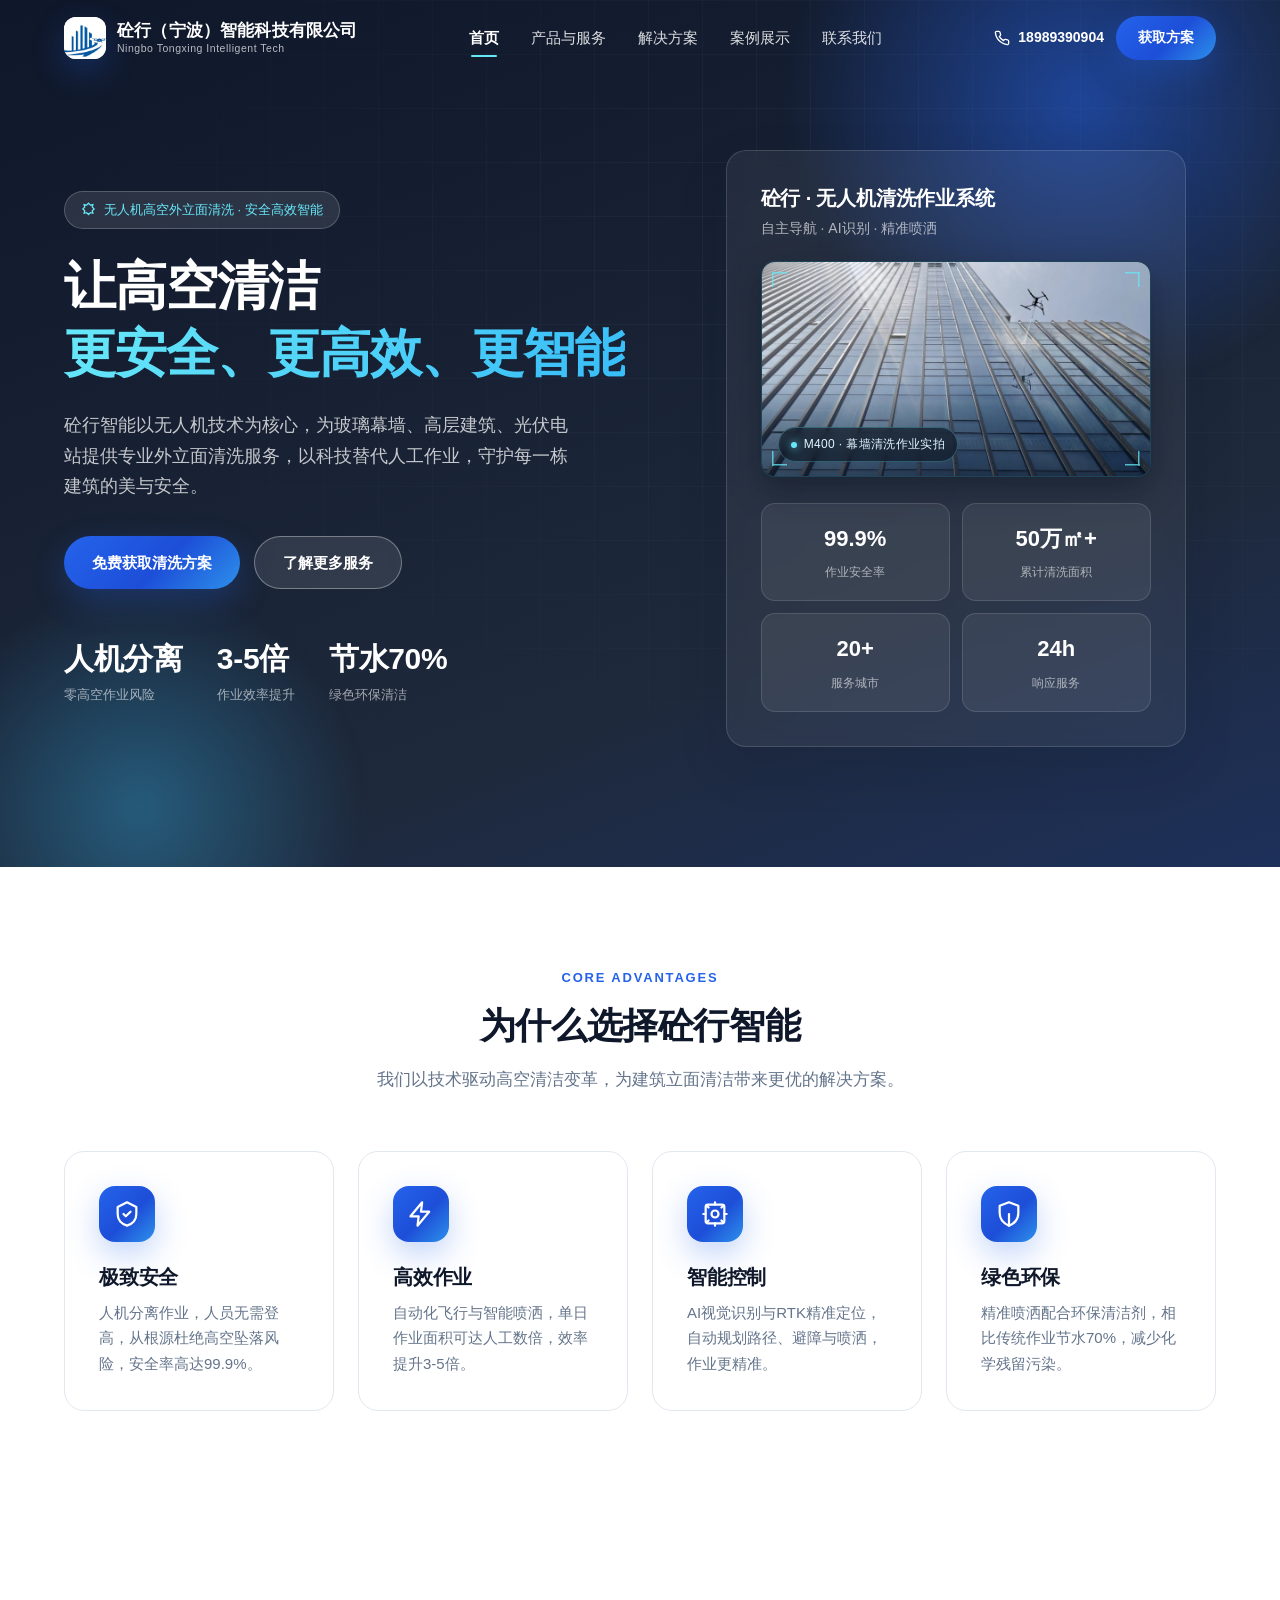
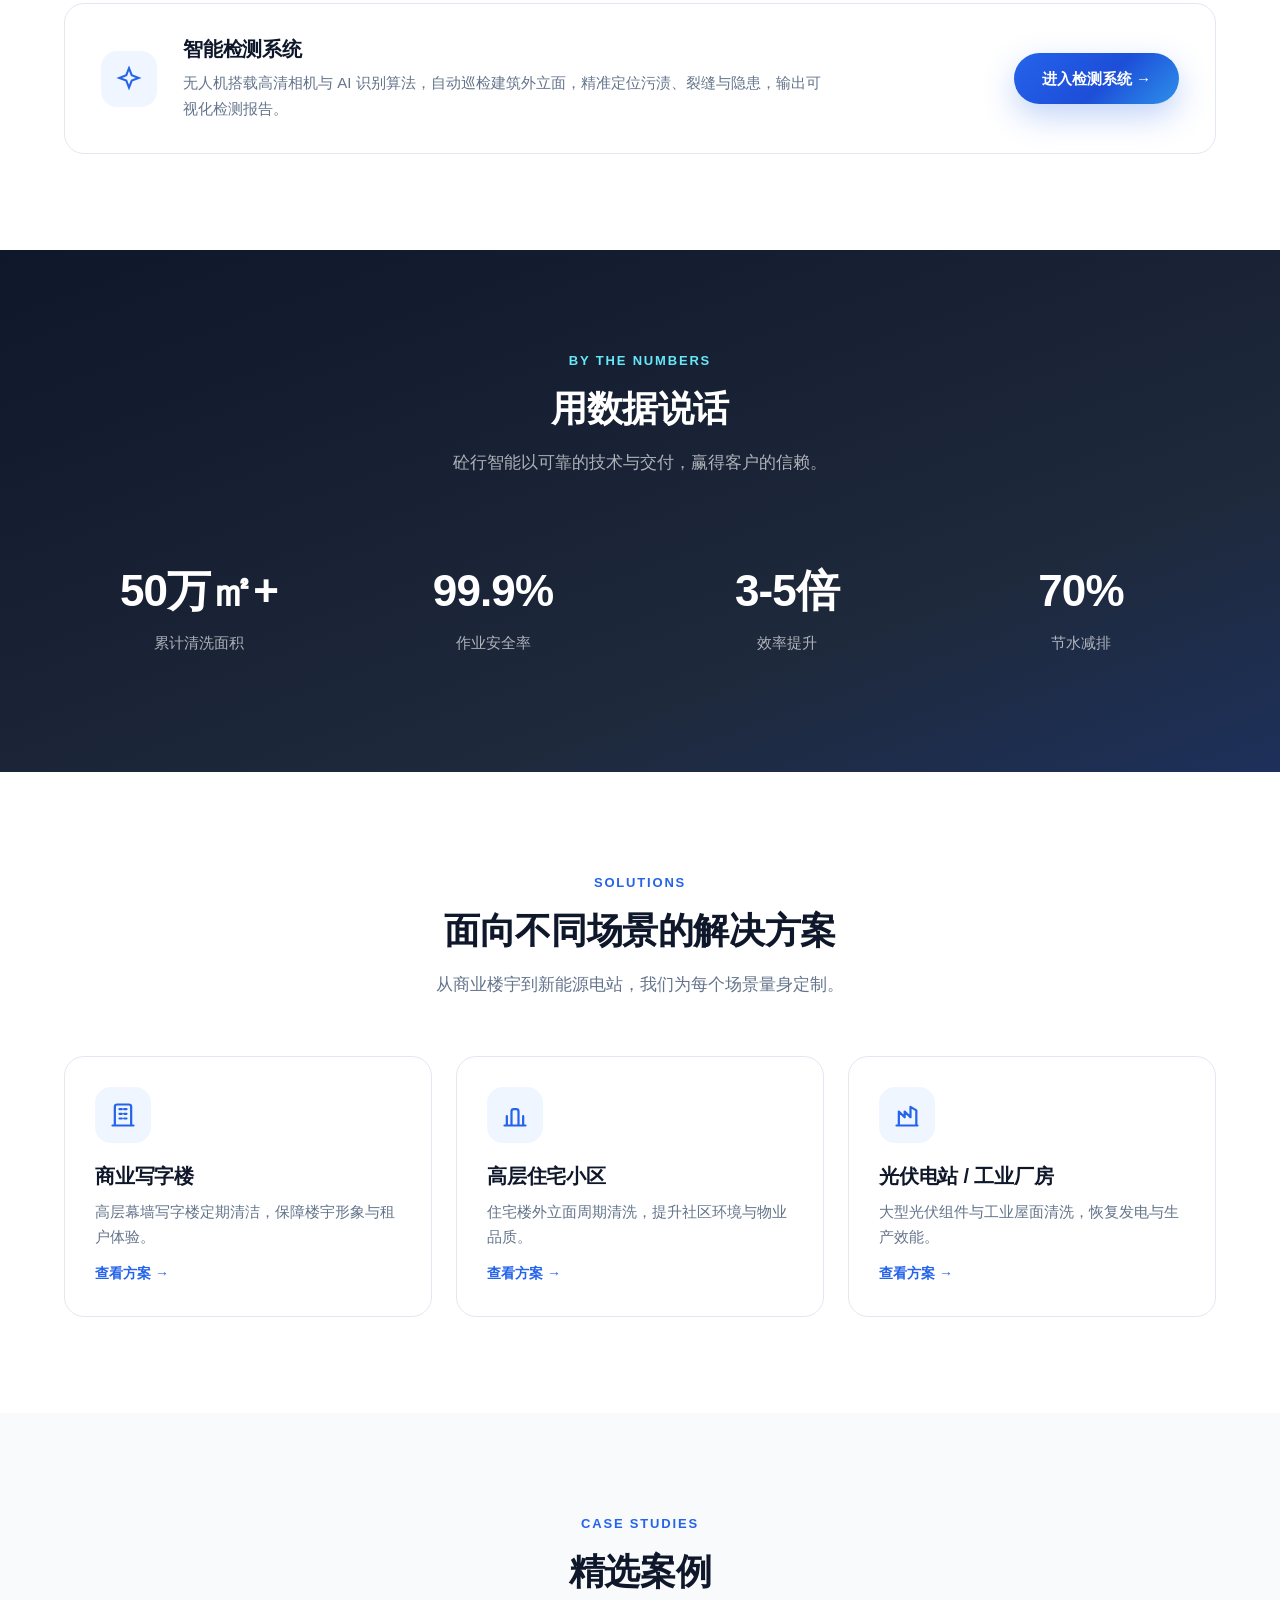
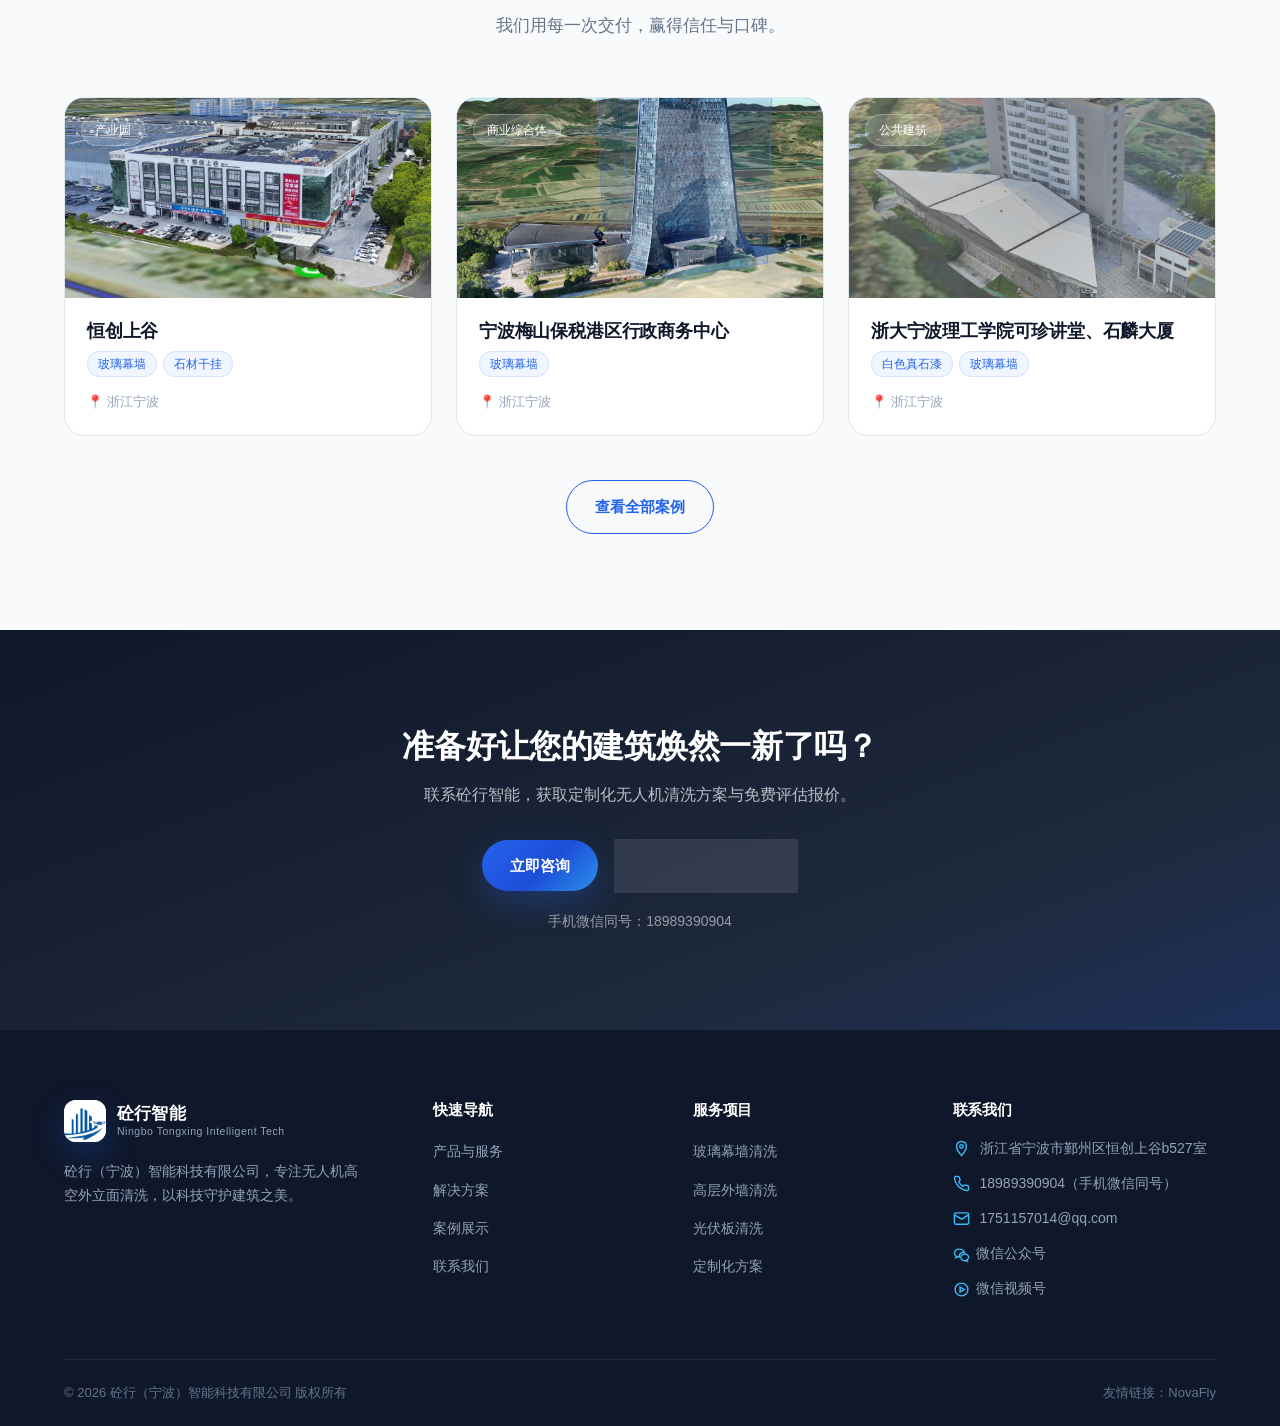
<file: index.html>
<!DOCTYPE html>
<html lang="zh-CN">
<head>
  <meta charset="UTF-8">
  <meta name="viewport" content="width=device-width, initial-scale=1.0">
  <title>砼行（宁波）智能科技有限公司 — 无人机外立面清洗专家</title>
  <meta name="description" content="砼行（宁波）智能科技有限公司专注于无人机高空外立面清洗，为玻璃幕墙、高层建筑、光伏电站提供安全、高效、智能的清洗解决方案。">
  <link rel="icon" type="image/png" href="favicon.png">
  <link rel="stylesheet" href="css/style.css">
</head>
<body>

  <!-- ======================= 顶部导航 ======================= -->
  <header class="site-header">
    <div class="container">
      <a href="index.html" class="logo">
        <span class="logo-mark" style="background:#fff;"><img src="images/logo.jpg" alt="砼行智能" style="width:100%;height:100%;object-fit:cover;border-radius:12px;"></span>
        <span class="logo-text">
          <strong>砼行（宁波）智能科技有限公司</strong>
          <small>Ningbo Tongxing Intelligent Tech</small>
        </span>
      </a>

      <nav class="nav">
        <a href="index.html" class="active">首页</a>
        <a href="services.html">产品与服务</a>
        <a href="solutions.html">解决方案</a>
        <a href="cases.html">案例展示</a>
        <a href="contact.html">联系我们</a>
      </nav>

      <div class="header-actions">
        <a href="tel:18989390904" class="header-tel">
          <svg viewBox="0 0 24 24" fill="none" stroke="currentColor" stroke-width="2"><path d="M22 16.9v3a2 2 0 0 1-2.2 2 19.8 19.8 0 0 1-8.6-3.1 19.5 19.5 0 0 1-6-6A19.8 19.8 0 0 1 2.1 4.2 2 2 0 0 1 4.1 2h3a2 2 0 0 1 2 1.7c.13.96.36 1.9.7 2.8a2 2 0 0 1-.45 2.1L8.1 9.9a16 16 0 0 0 6 6l1.3-1.27a2 2 0 0 1 2.1-.45c.9.34 1.84.57 2.8.7A2 2 0 0 1 22 16.9z"/></svg>
          18989390904
        </a>
        <a href="contact.html" class="btn btn-primary header-cta">获取方案</a>
      </div>

      <button class="nav-toggle" aria-label="菜单">
        <span></span><span></span><span></span>
      </button>
    </div>
  </header>

  <!-- 移动端菜单 -->
  <div class="mobile-menu">
    <a href="index.html" class="active">首页</a>
    <a href="services.html">产品与服务</a>
    <a href="solutions.html">解决方案</a>
    <a href="cases.html">案例展示</a>
    <a href="contact.html">联系我们</a>
    <a href="contact.html" class="btn btn-primary mobile-cta">获取方案</a>
  </div>

  <!-- ======================= Hero ======================= -->
  <section class="hero">
    <div class="hero-bg-grid"></div>
    <div class="hero-glow"></div>
    <div class="hero-glow g2"></div>
    <div class="container">
      <div class="hero-content">
        <span class="hero-badge">
          <svg width="15" height="15" viewBox="0 0 24 24" fill="none" stroke="currentColor" stroke-width="2"><path d="M12 2l3 3 4-1-1 4 3 3-3 3 1 4-4-1-3 3-3-3-4 1 1-4-3-3 3-3-1-4 4 1z"/></svg>
          无人机高空外立面清洗 · 安全高效智能
        </span>
        <h1>让高空清洁<br><span class="hl">更安全、更高效、更智能</span></h1>
        <p class="hero-sub">砼行智能以无人机技术为核心，为玻璃幕墙、高层建筑、光伏电站提供专业外立面清洗服务，以科技替代人工作业，守护每一栋建筑的美与安全。</p>
        <div class="hero-cta">
          <a href="contact.html" class="btn btn-primary">免费获取清洗方案</a>
          <a href="services.html" class="btn btn-ghost">了解更多服务</a>
        </div>
        <div class="hero-points">
          <div class="hero-point"><b>人机分离</b><span>零高空作业风险</span></div>
          <div class="hero-point"><b>3-5倍</b><span>作业效率提升</span></div>
          <div class="hero-point"><b>节水70%</b><span>绿色环保清洁</span></div>
        </div>
      </div>

      <div class="hero-visual">
        <div class="hero-card">
          <h3>砼行 · 无人机清洗作业系统</h3>
          <p>自主导航 · AI识别 · 精准喷洒</p>
          <div class="hero-media">
            <img src="images/hero-drone.jpg" alt="砼行智能无人机在玻璃幕墙前执行高空清洗作业">
            <span class="hero-media-tag"><i></i>M400 · 幕墙清洗作业实拍</span>
          </div>
          <div class="hero-stats">
            <div class="hero-stat"><b>99.9%</b><span>作业安全率</span></div>
            <div class="hero-stat"><b>50万㎡+</b><span>累计清洗面积</span></div>
            <div class="hero-stat"><b>20+</b><span>服务城市</span></div>
            <div class="hero-stat"><b>24h</b><span>响应服务</span></div>
          </div>
        </div>
      </div>
    </div>
  </section>

  <!-- ======================= 核心优势 ======================= -->
  <section class="section">
    <div class="container">
      <div class="section-head reveal">
        <span class="section-eyebrow">Core Advantages</span>
        <h2>为什么选择砼行智能</h2>
        <p>我们以技术驱动高空清洁变革，为建筑立面清洁带来更优的解决方案。</p>
      </div>
      <div class="grid grid-4">
        <div class="card feature-card reveal">
          <div class="icon-badge gradient">
            <svg viewBox="0 0 24 24" fill="none" stroke="currentColor" stroke-width="1.9" stroke-linecap="round" stroke-linejoin="round"><path d="M12 2l8 4v6c0 5-3.5 8.5-8 10-4.5-1.5-8-5-8-10V6z"/><path d="M9 12l2 2 4-4"/></svg>
          </div>
          <h3>极致安全</h3>
          <p>人机分离作业，人员无需登高，从根源杜绝高空坠落风险，安全率高达99.9%。</p>
        </div>
        <div class="card feature-card reveal" data-delay="1">
          <div class="icon-badge gradient">
            <svg viewBox="0 0 24 24" fill="none" stroke="currentColor" stroke-width="1.9" stroke-linecap="round" stroke-linejoin="round"><path d="M13 2L3 14h7l-1 8 10-12h-7z"/></svg>
          </div>
          <h3>高效作业</h3>
          <p>自动化飞行与智能喷洒，单日作业面积可达人工数倍，效率提升3-5倍。</p>
        </div>
        <div class="card feature-card reveal" data-delay="2">
          <div class="icon-badge gradient">
            <svg viewBox="0 0 24 24" fill="none" stroke="currentColor" stroke-width="1.9" stroke-linecap="round" stroke-linejoin="round"><rect x="4" y="4" width="16" height="16" rx="2"/><circle cx="12" cy="12" r="3"/><path d="M12 2v2M12 20v2M2 12h2M20 12h2M5 5l1.5 1.5M19 19l-1.5-1.5M19 5l-1.5 1.5M5 19l1.5-1.5"/></svg>
          </div>
          <h3>智能控制</h3>
          <p>AI视觉识别与RTK精准定位，自动规划路径、避障与喷洒，作业更精准。</p>
        </div>
        <div class="card feature-card reveal" data-delay="3">
          <div class="icon-badge gradient">
            <svg viewBox="0 0 24 24" fill="none" stroke="currentColor" stroke-width="1.9" stroke-linecap="round" stroke-linejoin="round"><path d="M12 22c5-2 8-6 8-11V5l-8-3-8 3v6c0 5 3 9 8 11z"/><path d="M12 22V12"/></svg>
          </div>
          <h3>绿色环保</h3>
          <p>精准喷洒配合环保清洁剂，相比传统作业节水70%，减少化学残留污染。</p>
        </div>
      </div>
    </div>
  </section>

  <!-- ======================= 智能检测系统 ======================= -->
  <section class="section">
    <div class="container">
      <div class="card tech-card reveal">
        <div class="icon-badge">
          <svg viewBox="0 0 24 24" fill="none" stroke="currentColor" stroke-width="1.9"><path d="M12 2l2.5 6.5L21 11l-6.5 2.5L12 20l-2.5-6.5L3 11l6.5-2.5z"/></svg>
        </div>
        <div class="tech-card-body">
          <h3>智能检测系统</h3>
          <p>无人机搭载高清相机与 AI 识别算法，自动巡检建筑外立面，精准定位污渍、裂缝与隐患，输出可视化检测报告。</p>
        </div>
        <a href="http://106.15.55.206:9090/login" target="_blank" rel="noopener" class="btn btn-primary tech-card-btn">进入检测系统 →</a>
      </div>
    </div>
  </section>

  <!-- ======================= 数据统计 ======================= -->
  <section class="section section-dark">
    <div class="container">
      <div class="section-head reveal">
        <span class="section-eyebrow">By The Numbers</span>
        <h2>用数据说话</h2>
        <p>砼行智能以可靠的技术与交付，赢得客户的信赖。</p>
      </div>
      <div class="stats-band reveal">
        <div class="stat-item"><b>50万㎡+</b><span>累计清洗面积</span></div>
        <div class="stat-item"><b>99.9%</b><span>作业安全率</span></div>
        <div class="stat-item"><b>3-5倍</b><span>效率提升</span></div>
        <div class="stat-item"><b>70%</b><span>节水减排</span></div>
      </div>
    </div>
  </section>

  <!-- ======================= 解决方案概览 ======================= -->
  <section class="section">
    <div class="container">
      <div class="section-head reveal">
        <span class="section-eyebrow">Solutions</span>
        <h2>面向不同场景的解决方案</h2>
        <p>从商业楼宇到新能源电站，我们为每个场景量身定制。</p>
      </div>
      <div class="grid grid-3">
        <div class="card reveal">
          <div class="icon-badge">
            <svg viewBox="0 0 24 24" fill="none" stroke="currentColor" stroke-width="1.9" stroke-linecap="round" stroke-linejoin="round"><path d="M3 21h18M5 21V5a2 2 0 0 1 2-2h10a2 2 0 0 1 2 2v16"/><path d="M9 7h2M13 7h2M9 11h2M13 11h2M9 15h2M13 15h2"/></svg>
          </div>
          <h3>商业写字楼</h3>
          <p>高层幕墙写字楼定期清洁，保障楼宇形象与租户体验。</p>
          <a href="solutions.html" class="news-more" style="display:inline-block;margin-top:12px;">查看方案 →</a>
        </div>
        <div class="card reveal" data-delay="1">
          <div class="icon-badge">
            <svg viewBox="0 0 24 24" fill="none" stroke="currentColor" stroke-width="1.9" stroke-linecap="round" stroke-linejoin="round"><path d="M3 21h18M5 21v-8m14 8v-8M9 21V9a2 2 0 0 1 2-2h2a2 2 0 0 1 2 2v12"/></svg>
          </div>
          <h3>高层住宅小区</h3>
          <p>住宅楼外立面周期清洗，提升社区环境与物业品质。</p>
          <a href="solutions.html" class="news-more" style="display:inline-block;margin-top:12px;">查看方案 →</a>
        </div>
        <div class="card reveal" data-delay="2">
          <div class="icon-badge">
            <svg viewBox="0 0 24 24" fill="none" stroke="currentColor" stroke-width="1.9" stroke-linecap="round" stroke-linejoin="round"><path d="M3 21h18M5 21V9l5 5V9l5 5V5l5 3v13"/></svg>
          </div>
          <h3>光伏电站 / 工业厂房</h3>
          <p>大型光伏组件与工业屋面清洗，恢复发电与生产效能。</p>
          <a href="solutions.html" class="news-more" style="display:inline-block;margin-top:12px;">查看方案 →</a>
        </div>
      </div>
    </div>
  </section>

  <!-- ======================= 精选案例 ======================= -->
  <section class="section section-alt">
    <div class="container">
      <div class="section-head reveal">
        <span class="section-eyebrow">Case Studies</span>
        <h2>精选案例</h2>
        <p>我们用每一次交付，赢得信任与口碑。</p>
      </div>
      <div class="grid grid-3">
        <a href="cases.html" class="case-card reveal">
          <div class="case-media">
            <img src="images/project-01.jpg" alt="恒创上谷外立面清洗">
            <span class="case-type">产业园</span>
          </div>
          <div class="case-body">
            <h3>恒创上谷</h3>
            <div class="case-tags"><span>玻璃幕墙</span><span>石材干挂</span></div>
            <div class="case-meta">
              <span>📍 浙江宁波</span>
            </div>
          </div>
        </a>
        <a href="cases.html" class="case-card reveal" data-delay="1">
          <div class="case-media">
            <img src="images/project-03.jpg" alt="宁波梅山保税港区行政商务中心外立面清洗">
            <span class="case-type">商业综合体</span>
          </div>
          <div class="case-body">
            <h3>宁波梅山保税港区行政商务中心</h3>
            <div class="case-tags"><span>玻璃幕墙</span></div>
            <div class="case-meta">
              <span>📍 浙江宁波</span>
            </div>
          </div>
        </a>
        <a href="cases.html" class="case-card reveal" data-delay="2">
          <div class="case-media">
            <img src="images/project-10.jpg" alt="浙大宁波理工学院可珍讲堂、石麟大厦外立面清洗">
            <span class="case-type">公共建筑</span>
          </div>
          <div class="case-body">
            <h3>浙大宁波理工学院可珍讲堂、石麟大厦</h3>
            <div class="case-tags"><span>白色真石漆</span><span>玻璃幕墙</span></div>
            <div class="case-meta">
              <span>📍 浙江宁波</span>
            </div>
          </div>
        </a>
      </div>
      <div style="text-align:center;margin-top:44px;" class="reveal">
        <a href="cases.html" class="btn btn-outline">查看全部案例</a>
      </div>
    </div>
  </section>

  <!-- ======================= CTA ======================= -->
  <section class="section section-dark">
    <div class="container" style="text-align:center;">
      <h2 style="color:#fff;font-size:32px;margin-bottom:14px;">准备好让您的建筑焕然一新了吗？</h2>
      <p style="color:rgba(255,255,255,.7);max-width:560px;margin:0 auto 30px;">联系砼行智能，获取定制化无人机清洗方案与免费评估报价。</p>
      <a href="contact.html" class="btn btn-primary">立即咨询</a>
      <a href="tel:18989390904" class="btn btn-ghost" style="margin-left:12px;">拨打 18989390904</a>
      <p style="color:rgba(255,255,255,.55);font-size:14px;margin-top:18px;">手机微信同号：18989390904</p>
    </div>
  </section>

  <!-- ======================= 页脚 ======================= -->
  <footer class="site-footer">
    <div class="container">
      <div class="footer-top">
        <div class="footer-brand">
          <a href="index.html" class="logo">
            <span class="logo-mark" style="background:#fff;"><img src="images/logo.jpg" alt="砼行智能" style="width:100%;height:100%;object-fit:cover;border-radius:12px;"></span>
            <span class="logo-text"><strong>砼行智能</strong><small>Ningbo Tongxing Intelligent Tech</small></span>
          </a>
          <p>砼行（宁波）智能科技有限公司，专注无人机高空外立面清洗，以科技守护建筑之美。</p>
        </div>
        <div class="footer-col">
          <h4>快速导航</h4>
          <ul>
            <li><a href="services.html">产品与服务</a></li>
            <li><a href="solutions.html">解决方案</a></li>
            <li><a href="cases.html">案例展示</a></li>
            <li><a href="contact.html">联系我们</a></li>
          </ul>
        </div>
        <div class="footer-col">
          <h4>服务项目</h4>
          <ul>
            <li><a href="services.html">玻璃幕墙清洗</a></li>
            <li><a href="services.html">高层外墙清洗</a></li>
            <li><a href="services.html">光伏板清洗</a></li>
            <li><a href="services.html">定制化方案</a></li>
          </ul>
        </div>
        <div class="footer-col">
          <h4>联系我们</h4>
          <ul class="footer-contact">
            <li><svg viewBox="0 0 24 24" fill="none" stroke="currentColor" stroke-width="2"><path d="M12 2a7 7 0 0 0-7 7c0 5 7 13 7 13s7-8 7-13a7 7 0 0 0-7-7z"/><circle cx="12" cy="9" r="2.5"/></svg>浙江省宁波市鄞州区恒创上谷b527室</li>
            <li><svg viewBox="0 0 24 24" fill="none" stroke="currentColor" stroke-width="2"><path d="M22 16.9v3a2 2 0 0 1-2.2 2 19.8 19.8 0 0 1-8.6-3.1 19.5 19.5 0 0 1-6-6A19.8 19.8 0 0 1 2.1 4.2 2 2 0 0 1 4.1 2h3a2 2 0 0 1 2 1.7c.13.96.36 1.9.7 2.8a2 2 0 0 1-.45 2.1L8.1 9.9a16 16 0 0 0 6 6l1.3-1.27a2 2 0 0 1 2.1-.45c.9.34 1.84.57 2.8.7A2 2 0 0 1 22 16.9z"/></svg>18989390904（手机微信同号）</li>
            <li><svg viewBox="0 0 24 24" fill="none" stroke="currentColor" stroke-width="2"><rect x="2" y="4" width="20" height="16" rx="2"/><path d="M22 7l-10 6L2 7"/></svg>1751157014@qq.com</li><li><a href="#" data-wechat><svg viewBox="0 0 24 24" fill="none" stroke="currentColor" stroke-width="2"><path d="M8.5 3C4.9 3 2 5.5 2 8.6c0 1.8 1 3.4 2.6 4.4l-.6 2 2.2-1.1c.7.2 1.5.3 2.3.3h.6a5.5 5.5 0 0 1-.2-1.5c0-3 2.9-5.4 6.5-5.4h.4C15.3 5 12.2 3 8.5 3z"/><path d="M22 14.6c0-2.6-2.5-4.7-5.5-4.7S11 12 11 14.6s2.5 4.7 5.5 4.7c.6 0 1.2-.1 1.8-.3l1.9 1-.5-1.7c1.4-.8 2.3-2.1 2.3-3.7z"/></svg>微信公众号</a></li>
            <li><a href="#" data-video><svg viewBox="0 0 24 24" fill="none" stroke="currentColor" stroke-width="2"><circle cx="12" cy="12" r="9"/><path d="M10 8.5l6 3.5-6 3.5z"/></svg>微信视频号</a></li>
          </ul>
        </div>
      </div>
      <div class="footer-bottom">
        <span>© 2026 砼行（宁波）智能科技有限公司 版权所有</span>
        <span class="friend-links">友情链接：<a href="https://novafly-tech.cn" target="_blank" rel="noopener">NovaFly</a></span>
      </div>
    </div>
  </footer>

  <button class="back-top" aria-label="返回顶部">
    <svg width="20" height="20" viewBox="0 0 24 24" fill="none" stroke="currentColor" stroke-width="2.2"><path d="M12 19V5M5 12l7-7 7 7"/></svg>
  </button>

  <script src="js/main.js"></script>
</body>
</html>
</file>
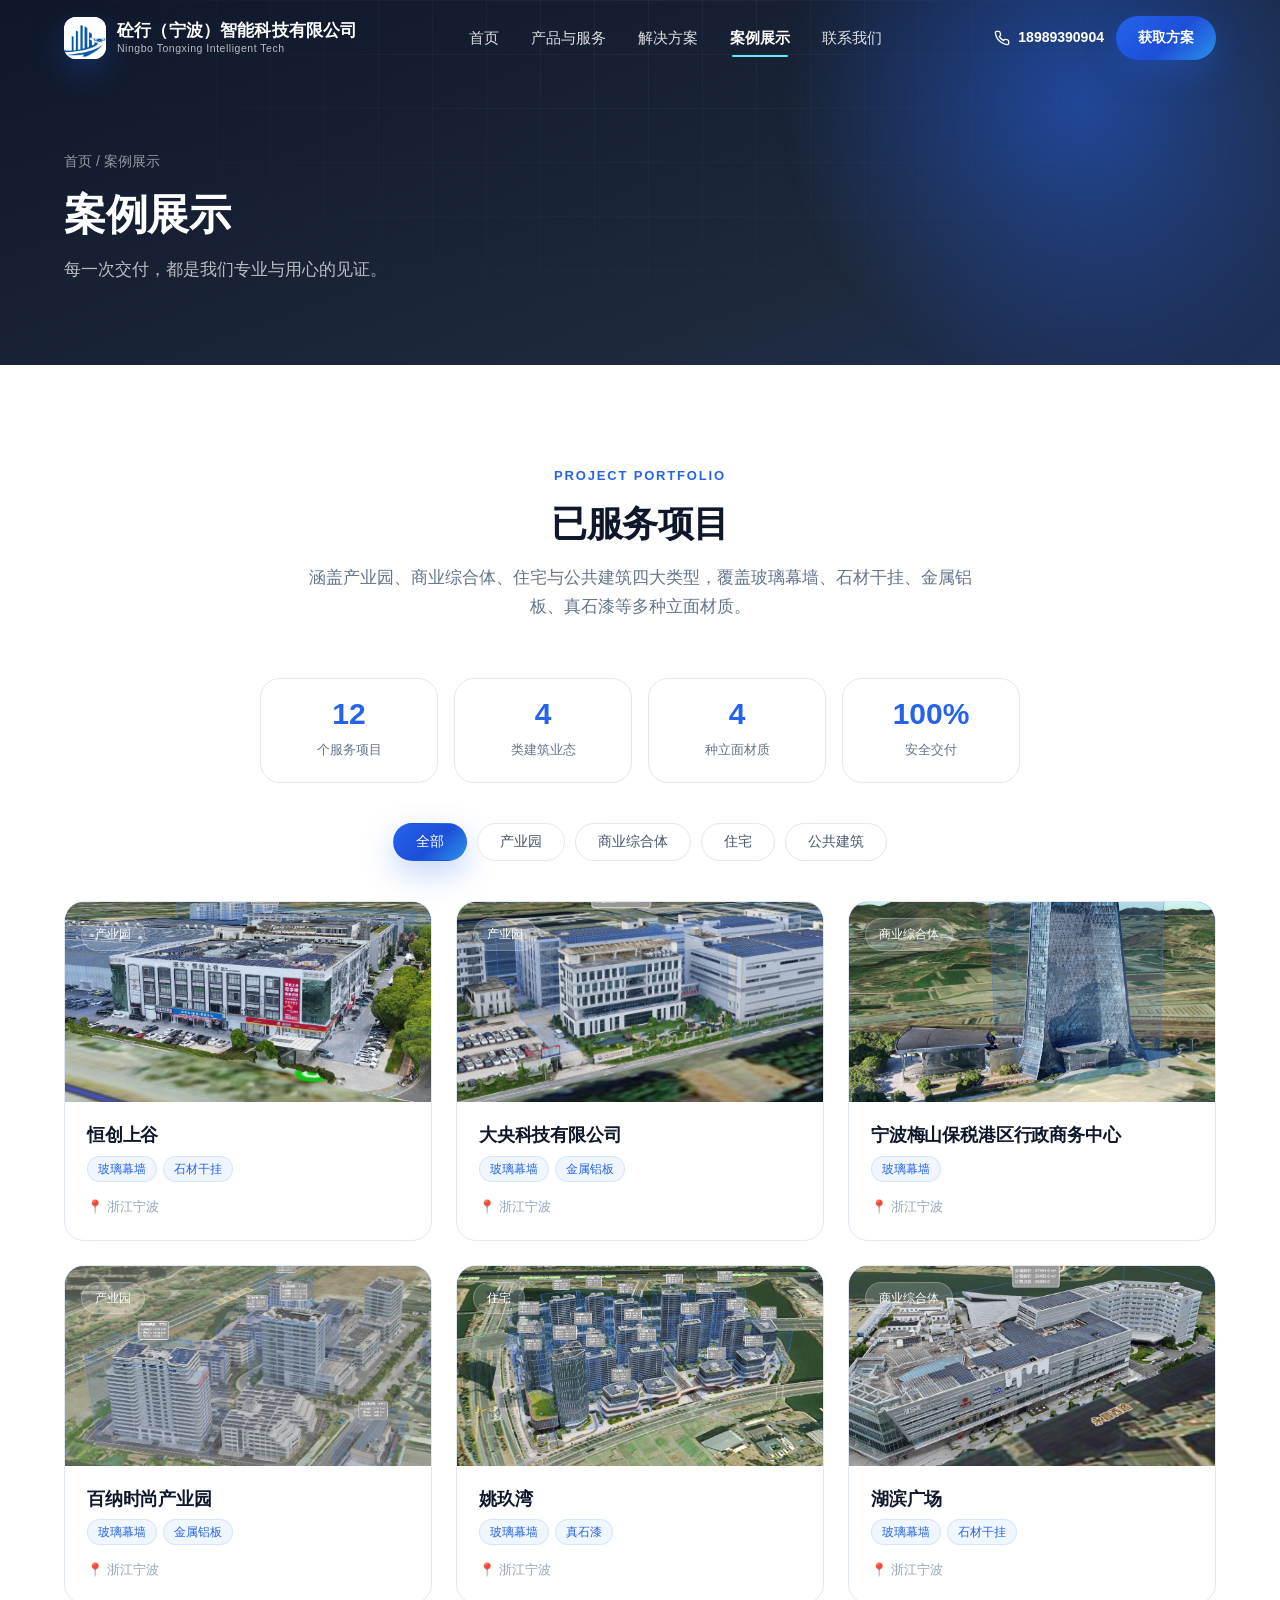
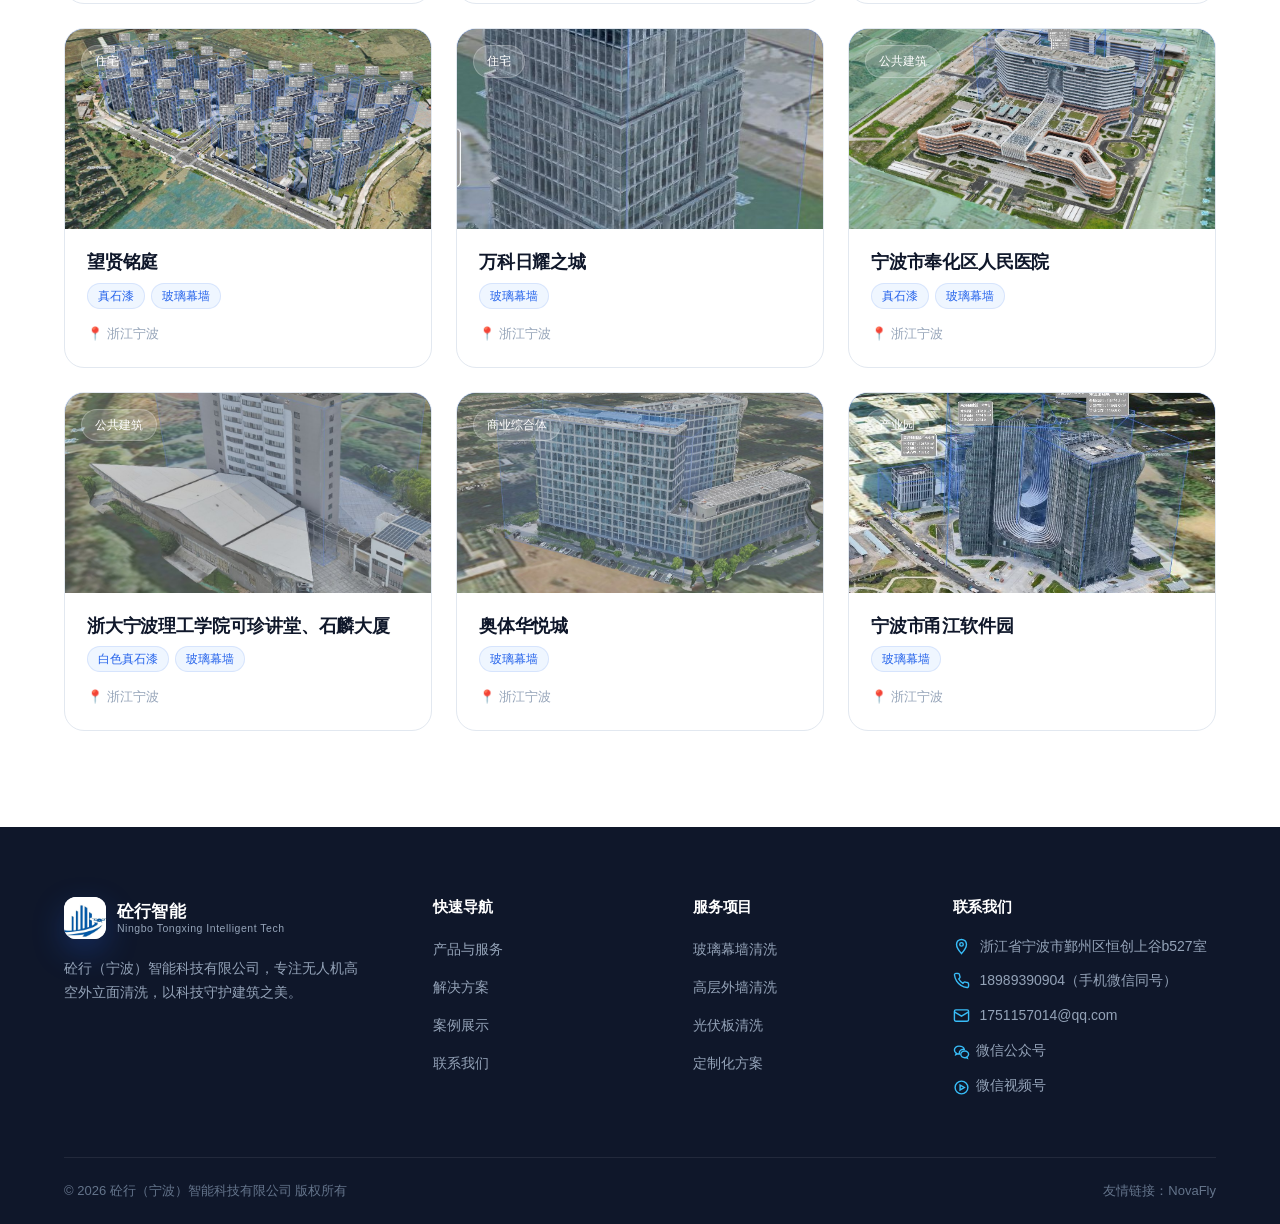
<file: cases.html>
<!DOCTYPE html>
<html lang="zh-CN">
<head>
  <meta charset="UTF-8">
  <meta name="viewport" content="width=device-width, initial-scale=1.0">
  <title>案例展示 — 砼行（宁波）智能科技有限公司</title>
  <meta name="description" content="砼行智能无人机外立面清洗项目案例，涵盖玻璃幕墙、高层住宅、光伏电站、工业厂房等场景。">
  <link rel="icon" type="image/png" href="favicon.png">
  <link rel="stylesheet" href="css/style.css">
</head>
<body>

  <header class="site-header">
    <div class="container">
      <a href="index.html" class="logo">
        <span class="logo-mark" style="background:#fff;"><img src="images/logo.jpg" alt="砼行智能" style="width:100%;height:100%;object-fit:cover;border-radius:12px;"></span>
        <span class="logo-text"><strong>砼行（宁波）智能科技有限公司</strong><small>Ningbo Tongxing Intelligent Tech</small></span>
      </a>
      <nav class="nav">
        <a href="index.html">首页</a>
        <a href="services.html">产品与服务</a>
        <a href="solutions.html">解决方案</a>
        <a href="cases.html" class="active">案例展示</a>
        <a href="contact.html">联系我们</a>
      </nav>
      <div class="header-actions">
        <a href="tel:18989390904" class="header-tel">
          <svg viewBox="0 0 24 24" fill="none" stroke="currentColor" stroke-width="2"><path d="M22 16.9v3a2 2 0 0 1-2.2 2 19.8 19.8 0 0 1-8.6-3.1 19.5 19.5 0 0 1-6-6A19.8 19.8 0 0 1 2.1 4.2 2 2 0 0 1 4.1 2h3a2 2 0 0 1 2 1.7c.13.96.36 1.9.7 2.8a2 2 0 0 1-.45 2.1L8.1 9.9a16 16 0 0 0 6 6l1.3-1.27a2 2 0 0 1 2.1-.45c.9.34 1.84.57 2.8.7A2 2 0 0 1 22 16.9z"/></svg>
          18989390904
        </a>
        <a href="contact.html" class="btn btn-primary header-cta">获取方案</a>
      </div>
      <button class="nav-toggle" aria-label="菜单"><span></span><span></span><span></span></button>
    </div>
  </header>

  <div class="mobile-menu">
    <a href="index.html">首页</a>
    <a href="services.html">产品与服务</a>
    <a href="solutions.html">解决方案</a>
    <a href="cases.html" class="active">案例展示</a>
    <a href="contact.html">联系我们</a>
    <a href="contact.html" class="btn btn-primary mobile-cta">获取方案</a>
  </div>

  <section class="page-hero">
    <div class="hero-bg-grid"></div>
    <div class="hero-glow"></div>
    <div class="container">
      <div class="crumb"><a href="index.html">首页</a> / 案例展示</div>
      <h1>案例展示</h1>
      <p>每一次交付，都是我们专业与用心的见证。</p>
    </div>
  </section>

  <section class="section">
    <div class="container">
      <div class="section-head reveal">
        <span class="section-eyebrow">Project Portfolio</span>
        <h2>已服务项目</h2>
        <p>涵盖产业园、商业综合体、住宅与公共建筑四大类型，覆盖玻璃幕墙、石材干挂、金属铝板、真石漆等多种立面材质。</p>
      </div>

      <div class="case-stats reveal">
        <div class="case-stat"><b>12</b><span>个服务项目</span></div>
        <div class="case-stat"><b>4</b><span>类建筑业态</span></div>
        <div class="case-stat"><b>4</b><span>种立面材质</span></div>
        <div class="case-stat"><b>100%</b><span>安全交付</span></div>
      </div>

      <div class="filter-bar reveal">
        <button class="filter-btn active" data-filter="all">全部</button>
        <button class="filter-btn" data-filter="park">产业园</button>
        <button class="filter-btn" data-filter="commercial">商业综合体</button>
        <button class="filter-btn" data-filter="residential">住宅</button>
        <button class="filter-btn" data-filter="public">公共建筑</button>
      </div>

      <div class="grid grid-3">
        <a href="contact.html" class="case-card reveal" data-category="park">
          <div class="case-media"><img src="images/project-01.jpg" alt="恒创上谷外立面清洗"><span class="case-type">产业园</span></div>
          <div class="case-body">
            <h3>恒创上谷</h3>
            <div class="case-tags"><span>玻璃幕墙</span><span>石材干挂</span></div>
            <div class="case-meta"><span>📍 浙江宁波</span></div>
          </div>
        </a>
        <a href="contact.html" class="case-card reveal" data-category="park" data-delay="1">
          <div class="case-media"><img src="images/project-02.jpg" alt="大央科技有限公司外立面清洗"><span class="case-type">产业园</span></div>
          <div class="case-body">
            <h3>大央科技有限公司</h3>
            <div class="case-tags"><span>玻璃幕墙</span><span>金属铝板</span></div>
            <div class="case-meta"><span>📍 浙江宁波</span></div>
          </div>
        </a>
        <a href="contact.html" class="case-card reveal" data-category="commercial" data-delay="2">
          <div class="case-media"><img src="images/project-03.jpg" alt="宁波梅山保税港区行政商务中心外立面清洗"><span class="case-type">商业综合体</span></div>
          <div class="case-body">
            <h3>宁波梅山保税港区行政商务中心</h3>
            <div class="case-tags"><span>玻璃幕墙</span></div>
            <div class="case-meta"><span>📍 浙江宁波</span></div>
          </div>
        </a>
        <a href="contact.html" class="case-card reveal" data-category="park">
          <div class="case-media"><img src="images/project-04.jpg" alt="百纳时尚产业园外立面清洗"><span class="case-type">产业园</span></div>
          <div class="case-body">
            <h3>百纳时尚产业园</h3>
            <div class="case-tags"><span>玻璃幕墙</span><span>金属铝板</span></div>
            <div class="case-meta"><span>📍 浙江宁波</span></div>
          </div>
        </a>
        <a href="contact.html" class="case-card reveal" data-category="residential" data-delay="1">
          <div class="case-media"><img src="images/project-05.jpg" alt="姚玖湾外立面清洗"><span class="case-type">住宅</span></div>
          <div class="case-body">
            <h3>姚玖湾</h3>
            <div class="case-tags"><span>玻璃幕墙</span><span>真石漆</span></div>
            <div class="case-meta"><span>📍 浙江宁波</span></div>
          </div>
        </a>
        <a href="contact.html" class="case-card reveal" data-category="commercial" data-delay="2">
          <div class="case-media"><img src="images/project-06.jpg" alt="湖滨广场外立面清洗"><span class="case-type">商业综合体</span></div>
          <div class="case-body">
            <h3>湖滨广场</h3>
            <div class="case-tags"><span>玻璃幕墙</span><span>石材干挂</span></div>
            <div class="case-meta"><span>📍 浙江宁波</span></div>
          </div>
        </a>
        <a href="contact.html" class="case-card reveal" data-category="residential">
          <div class="case-media"><img src="images/project-07.jpg" alt="望贤铭庭外立面清洗"><span class="case-type">住宅</span></div>
          <div class="case-body">
            <h3>望贤铭庭</h3>
            <div class="case-tags"><span>真石漆</span><span>玻璃幕墙</span></div>
            <div class="case-meta"><span>📍 浙江宁波</span></div>
          </div>
        </a>
        <a href="contact.html" class="case-card reveal" data-category="residential" data-delay="1">
          <div class="case-media"><img src="images/project-08.jpg" alt="万科日耀之城外立面清洗"><span class="case-type">住宅</span></div>
          <div class="case-body">
            <h3>万科日耀之城</h3>
            <div class="case-tags"><span>玻璃幕墙</span></div>
            <div class="case-meta"><span>📍 浙江宁波</span></div>
          </div>
        </a>
        <a href="contact.html" class="case-card reveal" data-category="public" data-delay="2">
          <div class="case-media"><img src="images/project-09.jpg" alt="宁波市奉化区人民医院外立面清洗"><span class="case-type">公共建筑</span></div>
          <div class="case-body">
            <h3>宁波市奉化区人民医院</h3>
            <div class="case-tags"><span>真石漆</span><span>玻璃幕墙</span></div>
            <div class="case-meta"><span>📍 浙江宁波</span></div>
          </div>
        </a>
        <a href="contact.html" class="case-card reveal" data-category="public">
          <div class="case-media"><img src="images/project-10.jpg" alt="浙大宁波理工学院可珍讲堂、石麟大厦外立面清洗"><span class="case-type">公共建筑</span></div>
          <div class="case-body">
            <h3>浙大宁波理工学院可珍讲堂、石麟大厦</h3>
            <div class="case-tags"><span>白色真石漆</span><span>玻璃幕墙</span></div>
            <div class="case-meta"><span>📍 浙江宁波</span></div>
          </div>
        </a>
        <a href="contact.html" class="case-card reveal" data-category="commercial" data-delay="1">
          <div class="case-media"><img src="images/project-11.jpg" alt="奥体华悦城外立面清洗"><span class="case-type">商业综合体</span></div>
          <div class="case-body">
            <h3>奥体华悦城</h3>
            <div class="case-tags"><span>玻璃幕墙</span></div>
            <div class="case-meta"><span>📍 浙江宁波</span></div>
          </div>
        </a>
        <a href="contact.html" class="case-card reveal" data-category="park" data-delay="2">
          <div class="case-media"><img src="images/project-12.jpg" alt="宁波市甬江软件园外立面清洗"><span class="case-type">产业园</span></div>
          <div class="case-body">
            <h3>宁波市甬江软件园</h3>
            <div class="case-tags"><span>玻璃幕墙</span></div>
            <div class="case-meta"><span>📍 浙江宁波</span></div>
          </div>
        </a>
      </div>
    </div>
  </section>

  <footer class="site-footer">
    <div class="container">
      <div class="footer-top">
        <div class="footer-brand">
          <a href="index.html" class="logo">
            <span class="logo-mark" style="background:#fff;"><img src="images/logo.jpg" alt="砼行智能" style="width:100%;height:100%;object-fit:cover;border-radius:12px;"></span>
            <span class="logo-text"><strong>砼行智能</strong><small>Ningbo Tongxing Intelligent Tech</small></span>
          </a>
          <p>砼行（宁波）智能科技有限公司，专注无人机高空外立面清洗，以科技守护建筑之美。</p>
        </div>
        <div class="footer-col">
          <h4>快速导航</h4>
          <ul>
            <li><a href="services.html">产品与服务</a></li>
            <li><a href="solutions.html">解决方案</a></li>
            <li><a href="cases.html">案例展示</a></li>
            <li><a href="contact.html">联系我们</a></li>
          </ul>
        </div>
        <div class="footer-col">
          <h4>服务项目</h4>
          <ul>
            <li><a href="services.html">玻璃幕墙清洗</a></li>
            <li><a href="services.html">高层外墙清洗</a></li>
            <li><a href="services.html">光伏板清洗</a></li>
            <li><a href="services.html">定制化方案</a></li>
          </ul>
        </div>
        <div class="footer-col">
          <h4>联系我们</h4>
          <ul class="footer-contact">
            <li><svg viewBox="0 0 24 24" fill="none" stroke="currentColor" stroke-width="2"><path d="M12 2a7 7 0 0 0-7 7c0 5 7 13 7 13s7-8 7-13a7 7 0 0 0-7-7z"/><circle cx="12" cy="9" r="2.5"/></svg>浙江省宁波市鄞州区恒创上谷b527室</li>
            <li><svg viewBox="0 0 24 24" fill="none" stroke="currentColor" stroke-width="2"><path d="M22 16.9v3a2 2 0 0 1-2.2 2 19.8 19.8 0 0 1-8.6-3.1 19.5 19.5 0 0 1-6-6A19.8 19.8 0 0 1 2.1 4.2 2 2 0 0 1 4.1 2h3a2 2 0 0 1 2 1.7c.13.96.36 1.9.7 2.8a2 2 0 0 1-.45 2.1L8.1 9.9a16 16 0 0 0 6 6l1.3-1.27a2 2 0 0 1 2.1-.45c.9.34 1.84.57 2.8.7A2 2 0 0 1 22 16.9z"/></svg>18989390904（手机微信同号）</li>
            <li><svg viewBox="0 0 24 24" fill="none" stroke="currentColor" stroke-width="2"><rect x="2" y="4" width="20" height="16" rx="2"/><path d="M22 7l-10 6L2 7"/></svg>1751157014@qq.com</li><li><a href="#" data-wechat><svg viewBox="0 0 24 24" fill="none" stroke="currentColor" stroke-width="2"><path d="M8.5 3C4.9 3 2 5.5 2 8.6c0 1.8 1 3.4 2.6 4.4l-.6 2 2.2-1.1c.7.2 1.5.3 2.3.3h.6a5.5 5.5 0 0 1-.2-1.5c0-3 2.9-5.4 6.5-5.4h.4C15.3 5 12.2 3 8.5 3z"/><path d="M22 14.6c0-2.6-2.5-4.7-5.5-4.7S11 12 11 14.6s2.5 4.7 5.5 4.7c.6 0 1.2-.1 1.8-.3l1.9 1-.5-1.7c1.4-.8 2.3-2.1 2.3-3.7z"/></svg>微信公众号</a></li>
            <li><a href="#" data-video><svg viewBox="0 0 24 24" fill="none" stroke="currentColor" stroke-width="2"><circle cx="12" cy="12" r="9"/><path d="M10 8.5l6 3.5-6 3.5z"/></svg>微信视频号</a></li>
          </ul>
        </div>
      </div>
      <div class="footer-bottom">
        <span>© 2026 砼行（宁波）智能科技有限公司 版权所有</span>
        <span class="friend-links">友情链接：<a href="https://novafly-tech.cn" target="_blank" rel="noopener">NovaFly</a></span>
      </div>
    </div>
  </footer>

  <button class="back-top" aria-label="返回顶部">
    <svg width="20" height="20" viewBox="0 0 24 24" fill="none" stroke="currentColor" stroke-width="2.2"><path d="M12 19V5M5 12l7-7 7 7"/></svg>
  </button>

  <script src="js/main.js"></script>
</body>
</html>
</file>
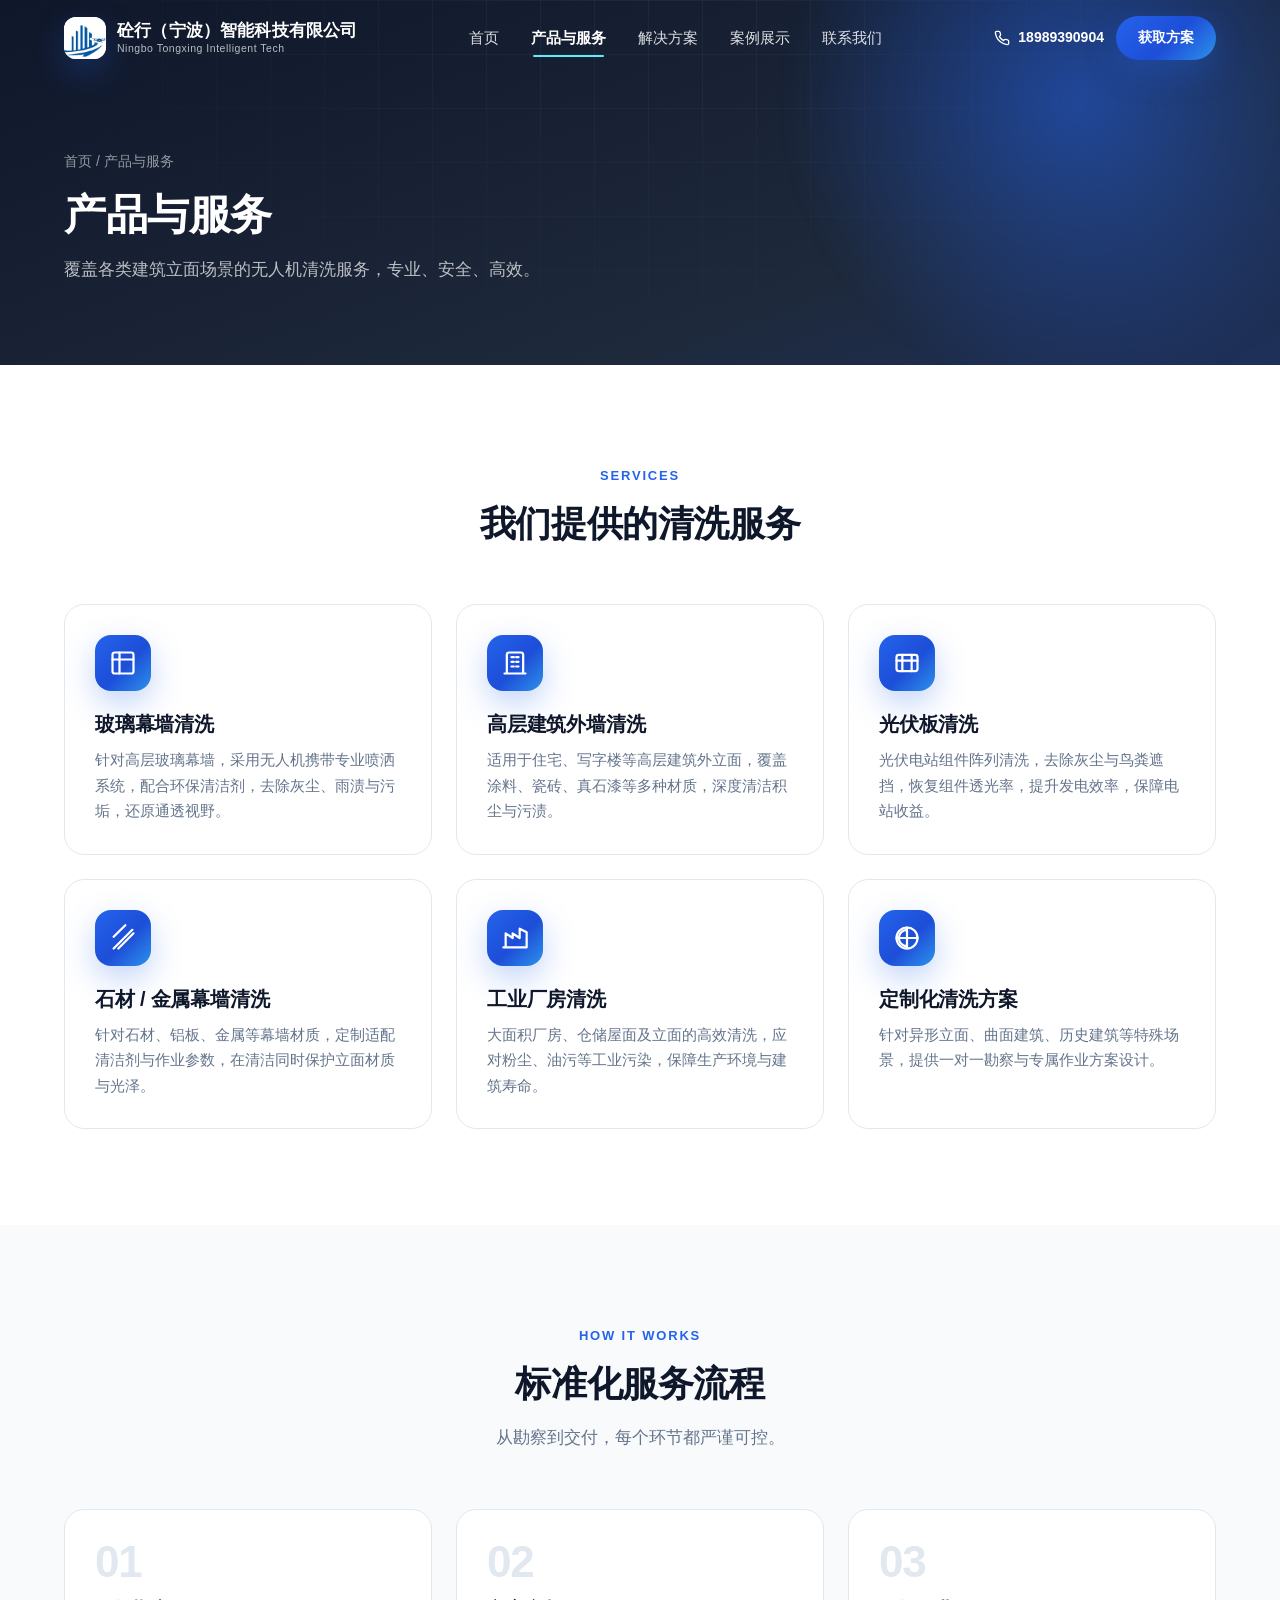
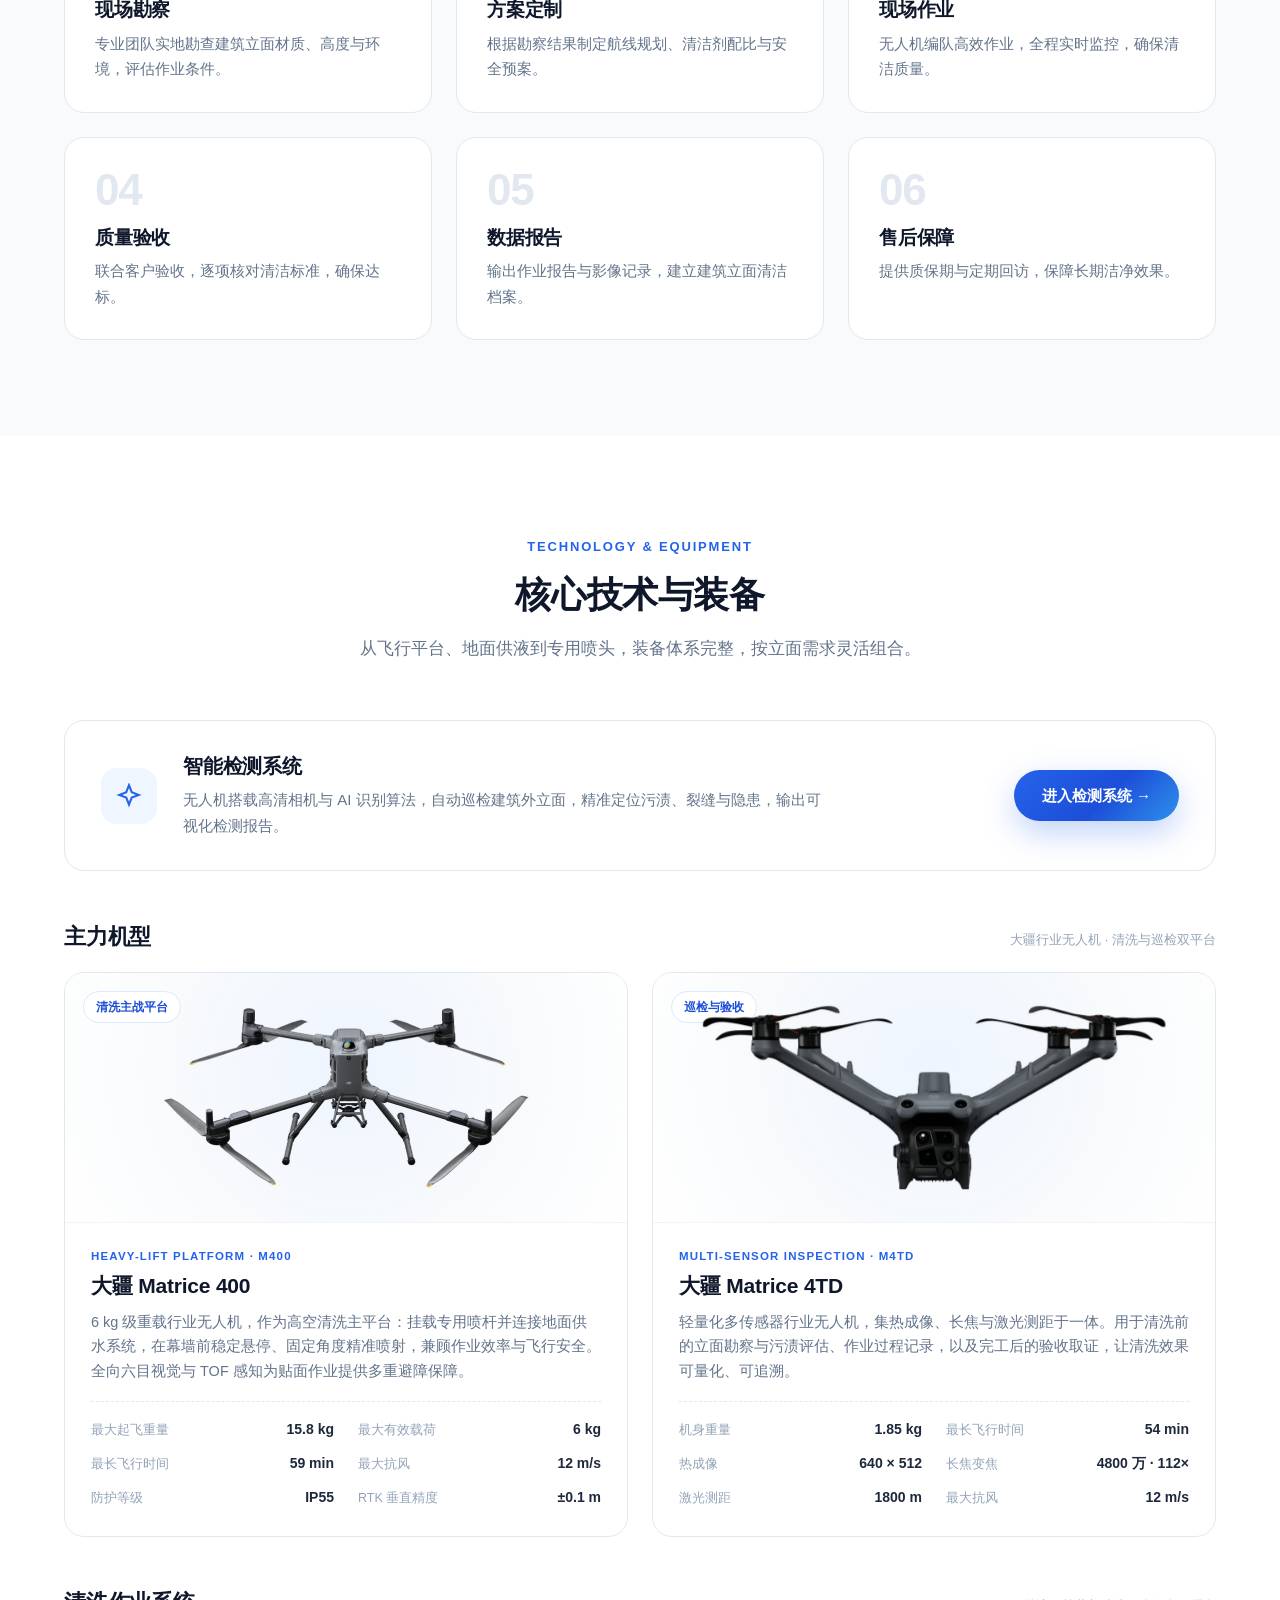
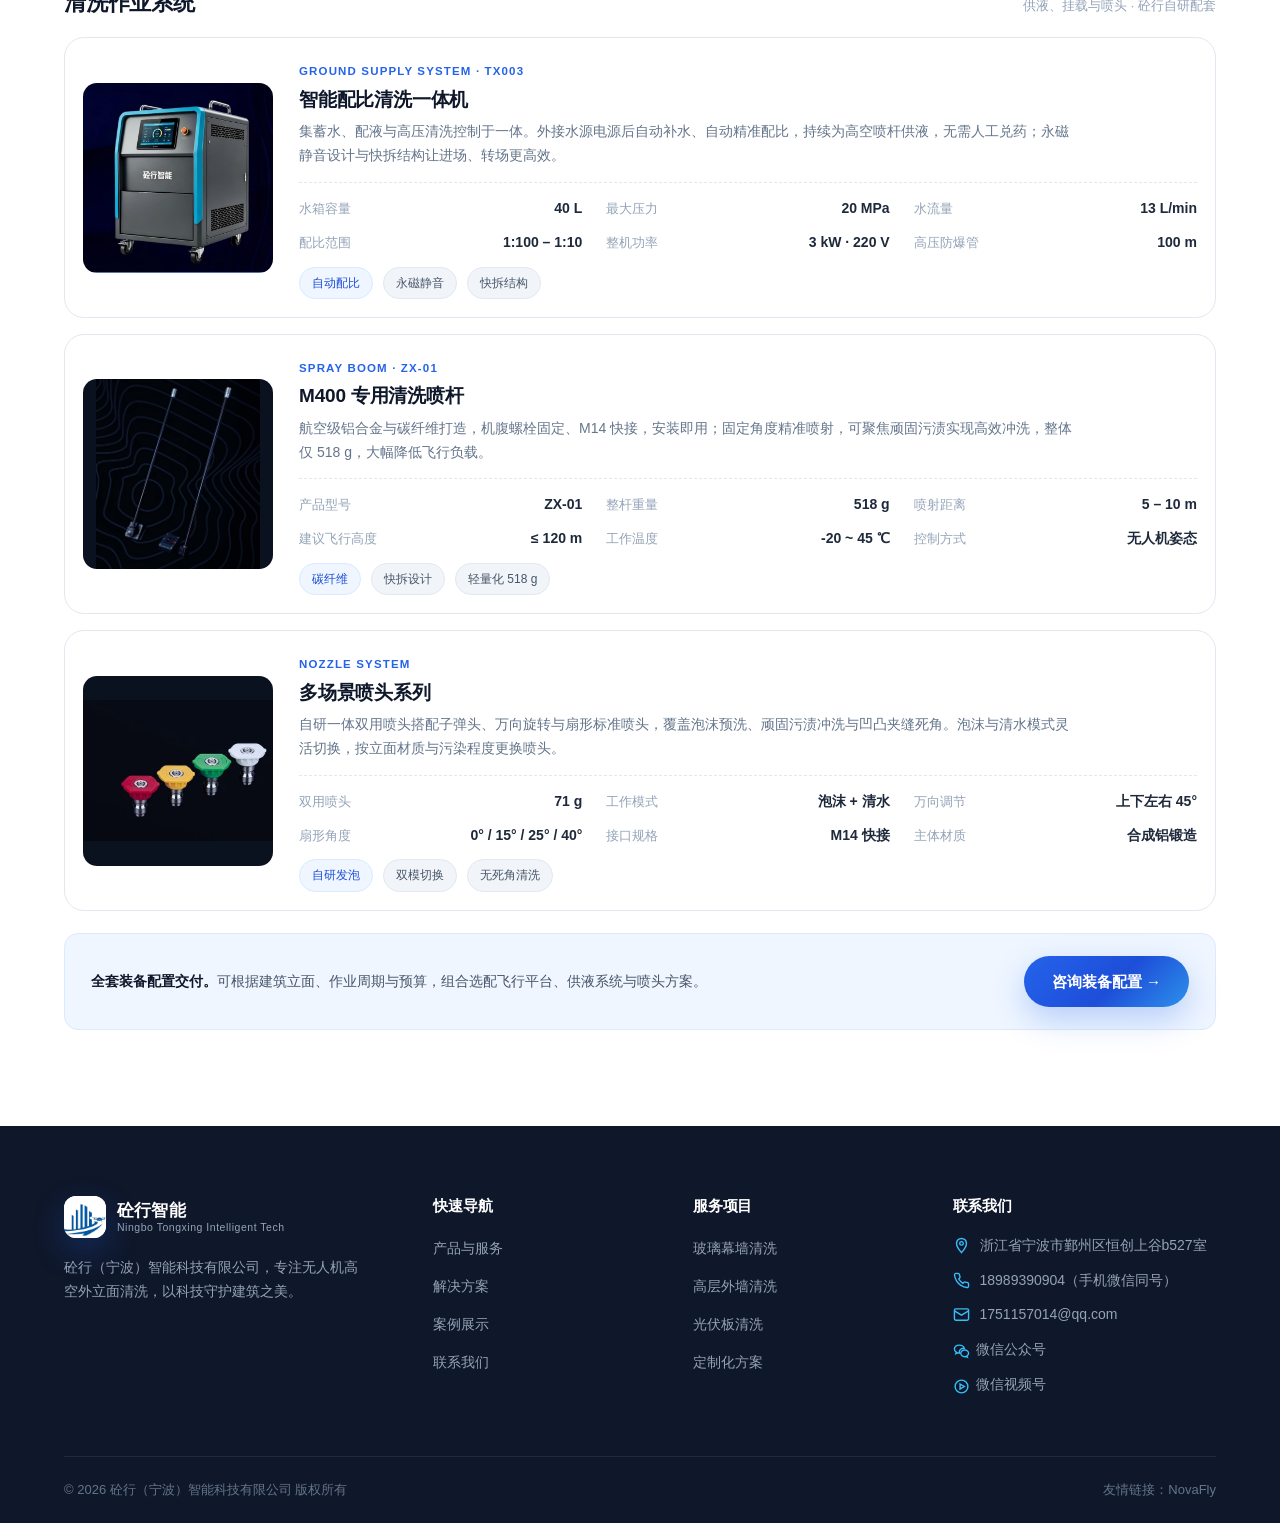
<file: services.html>
<!DOCTYPE html>
<html lang="zh-CN">
<head>
  <meta charset="UTF-8">
  <meta name="viewport" content="width=device-width, initial-scale=1.0">
  <title>产品与服务 — 砼行（宁波）智能科技有限公司</title>
  <meta name="description" content="砼行智能提供玻璃幕墙清洗、高层外墙清洗、光伏板清洗、石材金属幕墙清洗及定制化无人机清洗服务，装备大疆 Matrice 400 / Matrice 4TD 行业无人机与智能配比清洗一体机。">
  <link rel="icon" type="image/png" href="favicon.png">
  <link rel="stylesheet" href="css/style.css">
</head>
<body>

  <header class="site-header">
    <div class="container">
      <a href="index.html" class="logo">
        <span class="logo-mark" style="background:#fff;"><img src="images/logo.jpg" alt="砼行智能" style="width:100%;height:100%;object-fit:cover;border-radius:12px;"></span>
        <span class="logo-text"><strong>砼行（宁波）智能科技有限公司</strong><small>Ningbo Tongxing Intelligent Tech</small></span>
      </a>
      <nav class="nav">
        <a href="index.html">首页</a>
        <a href="services.html" class="active">产品与服务</a>
        <a href="solutions.html">解决方案</a>
        <a href="cases.html">案例展示</a>
        <a href="contact.html">联系我们</a>
      </nav>
      <div class="header-actions">
        <a href="tel:18989390904" class="header-tel">
          <svg viewBox="0 0 24 24" fill="none" stroke="currentColor" stroke-width="2"><path d="M22 16.9v3a2 2 0 0 1-2.2 2 19.8 19.8 0 0 1-8.6-3.1 19.5 19.5 0 0 1-6-6A19.8 19.8 0 0 1 2.1 4.2 2 2 0 0 1 4.1 2h3a2 2 0 0 1 2 1.7c.13.96.36 1.9.7 2.8a2 2 0 0 1-.45 2.1L8.1 9.9a16 16 0 0 0 6 6l1.3-1.27a2 2 0 0 1 2.1-.45c.9.34 1.84.57 2.8.7A2 2 0 0 1 22 16.9z"/></svg>
          18989390904
        </a>
        <a href="contact.html" class="btn btn-primary header-cta">获取方案</a>
      </div>
      <button class="nav-toggle" aria-label="菜单"><span></span><span></span><span></span></button>
    </div>
  </header>

  <div class="mobile-menu">
    <a href="index.html">首页</a>
    <a href="services.html" class="active">产品与服务</a>
    <a href="solutions.html">解决方案</a>
    <a href="cases.html">案例展示</a>
    <a href="contact.html">联系我们</a>
    <a href="contact.html" class="btn btn-primary mobile-cta">获取方案</a>
  </div>

  <section class="page-hero">
    <div class="hero-bg-grid"></div>
    <div class="hero-glow"></div>
    <div class="container">
      <div class="crumb"><a href="index.html">首页</a> / 产品与服务</div>
      <h1>产品与服务</h1>
      <p>覆盖各类建筑立面场景的无人机清洗服务，专业、安全、高效。</p>
    </div>
  </section>

  <!-- 服务列表 -->
  <section class="section">
    <div class="container">
      <div class="section-head reveal">
        <span class="section-eyebrow">Services</span>
        <h2>我们提供的清洗服务</h2>
      </div>
      <div class="grid grid-3">
        <div class="card reveal">
          <div class="icon-badge gradient">
            <svg viewBox="0 0 24 24" fill="none" stroke="currentColor" stroke-width="1.9" stroke-linecap="round" stroke-linejoin="round"><rect x="3" y="3" width="18" height="18" rx="2"/><path d="M3 9h18M9 3v18"/></svg>
          </div>
          <h3>玻璃幕墙清洗</h3>
          <p>针对高层玻璃幕墙，采用无人机携带专业喷洒系统，配合环保清洁剂，去除灰尘、雨渍与污垢，还原通透视野。</p>
        </div>
        <div class="card reveal" data-delay="1">
          <div class="icon-badge gradient">
            <svg viewBox="0 0 24 24" fill="none" stroke="currentColor" stroke-width="1.9" stroke-linecap="round" stroke-linejoin="round"><path d="M3 21h18M5 21V5a2 2 0 0 1 2-2h10a2 2 0 0 1 2 2v16"/><path d="M9 7h2M13 7h2M9 11h2M13 11h2M9 15h2M13 15h2"/></svg>
          </div>
          <h3>高层建筑外墙清洗</h3>
          <p>适用于住宅、写字楼等高层建筑外立面，覆盖涂料、瓷砖、真石漆等多种材质，深度清洁积尘与污渍。</p>
        </div>
        <div class="card reveal" data-delay="2">
          <div class="icon-badge gradient">
            <svg viewBox="0 0 24 24" fill="none" stroke="currentColor" stroke-width="1.9" stroke-linecap="round" stroke-linejoin="round"><rect x="3" y="5" width="18" height="14" rx="2"/><path d="M3 10h18M8 5v14M16 5v14"/></svg>
          </div>
          <h3>光伏板清洗</h3>
          <p>光伏电站组件阵列清洗，去除灰尘与鸟粪遮挡，恢复组件透光率，提升发电效率，保障电站收益。</p>
        </div>
        <div class="card reveal">
          <div class="icon-badge gradient">
            <svg viewBox="0 0 24 24" fill="none" stroke="currentColor" stroke-width="1.9" stroke-linecap="round" stroke-linejoin="round"><path d="M3 3h18v18H3z" opacity="0"/><path d="M4 21l16-16M8 21L21 8M4 11L14 1"/></svg>
          </div>
          <h3>石材 / 金属幕墙清洗</h3>
          <p>针对石材、铝板、金属等幕墙材质，定制适配清洁剂与作业参数，在清洁同时保护立面材质与光泽。</p>
        </div>
        <div class="card reveal" data-delay="1">
          <div class="icon-badge gradient">
            <svg viewBox="0 0 24 24" fill="none" stroke="currentColor" stroke-width="1.9" stroke-linecap="round" stroke-linejoin="round"><path d="M2 20h20M4 20V8l6 4V8l6 4V4l6 3v13"/></svg>
          </div>
          <h3>工业厂房清洗</h3>
          <p>大面积厂房、仓储屋面及立面的高效清洗，应对粉尘、油污等工业污染，保障生产环境与建筑寿命。</p>
        </div>
        <div class="card reveal" data-delay="2">
          <div class="icon-badge gradient">
            <svg viewBox="0 0 24 24" fill="none" stroke="currentColor" stroke-width="1.9" stroke-linecap="round" stroke-linejoin="round"><path d="M12 3v18M3 12h18"/><circle cx="12" cy="12" r="9"/><path d="M12 5a7 7 0 0 0 0 14 7 7 0 0 1 0-14z"/></svg>
          </div>
          <h3>定制化清洗方案</h3>
          <p>针对异形立面、曲面建筑、历史建筑等特殊场景，提供一对一勘察与专属作业方案设计。</p>
        </div>
      </div>
    </div>
  </section>

  <!-- 服务流程 -->
  <section class="section section-alt">
    <div class="container">
      <div class="section-head reveal">
        <span class="section-eyebrow">How It Works</span>
        <h2>标准化服务流程</h2>
        <p>从勘察到交付，每个环节都严谨可控。</p>
      </div>
      <div class="grid grid-3 steps">
        <div class="card step reveal">
          <div class="step-num">01</div>
          <h3>现场勘察</h3>
          <p>专业团队实地勘查建筑立面材质、高度与环境，评估作业条件。</p>
        </div>
        <div class="card step reveal" data-delay="1">
          <div class="step-num">02</div>
          <h3>方案定制</h3>
          <p>根据勘察结果制定航线规划、清洁剂配比与安全预案。</p>
        </div>
        <div class="card step reveal" data-delay="2">
          <div class="step-num">03</div>
          <h3>现场作业</h3>
          <p>无人机编队高效作业，全程实时监控，确保清洁质量。</p>
        </div>
        <div class="card step reveal">
          <div class="step-num">04</div>
          <h3>质量验收</h3>
          <p>联合客户验收，逐项核对清洁标准，确保达标。</p>
        </div>
        <div class="card step reveal" data-delay="1">
          <div class="step-num">05</div>
          <h3>数据报告</h3>
          <p>输出作业报告与影像记录，建立建筑立面清洁档案。</p>
        </div>
        <div class="card step reveal" data-delay="2">
          <div class="step-num">06</div>
          <h3>售后保障</h3>
          <p>提供质保期与定期回访，保障长期洁净效果。</p>
        </div>
      </div>
    </div>
  </section>

  <!-- 技术优势 -->
  <section class="section">
    <div class="container">
      <div class="section-head reveal">
        <span class="section-eyebrow">Technology &amp; Equipment</span>
        <h2>核心技术与装备</h2>
        <p>从飞行平台、地面供液到专用喷头，装备体系完整，按立面需求灵活组合。</p>
      </div>
      <div class="card tech-card reveal">
        <div class="icon-badge">
          <svg viewBox="0 0 24 24" fill="none" stroke="currentColor" stroke-width="1.9"><path d="M12 2l2.5 6.5L21 11l-6.5 2.5L12 20l-2.5-6.5L3 11l6.5-2.5z"/></svg>
        </div>
        <div class="tech-card-body">
          <h3>智能检测系统</h3>
          <p>无人机搭载高清相机与 AI 识别算法，自动巡检建筑外立面，精准定位污渍、裂缝与隐患，输出可视化检测报告。</p>
        </div>
        <a href="http://106.15.55.206:9090/login" target="_blank" rel="noopener" class="btn btn-primary tech-card-btn">进入检测系统 →</a>
      </div>

      <!-- 主力机型 -->
      <div class="equip-subhead reveal">
        <h3>主力机型</h3>
        <span>大疆行业无人机 · 清洗与巡检双平台</span>
      </div>
      <div class="equip-grid">
        <article class="equip-card reveal">
          <div class="equip-media">
            <span class="equip-badge">清洗主战平台</span>
            <img src="images/equip-m400.jpg" alt="大疆 Matrice 400 行业无人机">
          </div>
          <div class="equip-body">
            <span class="equip-kicker">Heavy-Lift Platform · M400</span>
            <h3>大疆 Matrice 400</h3>
            <p>6 kg 级重载行业无人机，作为高空清洗主平台：挂载专用喷杆并连接地面供水系统，在幕墙前稳定悬停、固定角度精准喷射，兼顾作业效率与飞行安全。全向六目视觉与 TOF 感知为贴面作业提供多重避障保障。</p>
            <ul class="equip-specs">
              <li><span>最大起飞重量</span><b>15.8 kg</b></li>
              <li><span>最大有效载荷</span><b>6 kg</b></li>
              <li><span>最长飞行时间</span><b>59 min</b></li>
              <li><span>最大抗风</span><b>12 m/s</b></li>
              <li><span>防护等级</span><b>IP55</b></li>
              <li><span>RTK 垂直精度</span><b>±0.1 m</b></li>
            </ul>
          </div>
        </article>
        <article class="equip-card reveal" data-delay="1">
          <div class="equip-media">
            <span class="equip-badge">巡检与验收</span>
            <img src="images/equip-m4td.jpg" alt="大疆 Matrice 4TD 多传感器行业无人机">
          </div>
          <div class="equip-body">
            <span class="equip-kicker">Multi-Sensor Inspection · M4TD</span>
            <h3>大疆 Matrice 4TD</h3>
            <p>轻量化多传感器行业无人机，集热成像、长焦与激光测距于一体。用于清洗前的立面勘察与污渍评估、作业过程记录，以及完工后的验收取证，让清洗效果可量化、可追溯。</p>
            <ul class="equip-specs">
              <li><span>机身重量</span><b>1.85 kg</b></li>
              <li><span>最长飞行时间</span><b>54 min</b></li>
              <li><span>热成像</span><b>640 × 512</b></li>
              <li><span>长焦变焦</span><b>4800 万 · 112×</b></li>
              <li><span>激光测距</span><b>1800 m</b></li>
              <li><span>最大抗风</span><b>12 m/s</b></li>
            </ul>
          </div>
        </article>
      </div>

      <!-- 清洗作业系统 -->
      <div class="equip-subhead reveal">
        <h3>清洗作业系统</h3>
        <span>供液、挂载与喷头 · 砼行自研配套</span>
      </div>
      <div class="equip-rows">
        <article class="equip-row reveal">
          <div class="equip-thumb">
            <img src="images/equip-machine.jpg" alt="砼行智能配比清洗一体机">
          </div>
          <div class="equip-row-body">
            <span class="equip-kicker">Ground Supply System · TX003</span>
            <h3>智能配比清洗一体机</h3>
            <p>集蓄水、配液与高压清洗控制于一体。外接水源电源后自动补水、自动精准配比，持续为高空喷杆供液，无需人工兑药；永磁静音设计与快拆结构让进场、转场更高效。</p>
            <ul class="equip-specs">
              <li><span>水箱容量</span><b>40 L</b></li>
              <li><span>最大压力</span><b>20 MPa</b></li>
              <li><span>水流量</span><b>13 L/min</b></li>
              <li><span>配比范围</span><b>1:100 – 1:10</b></li>
              <li><span>整机功率</span><b>3 kW · 220 V</b></li>
              <li><span>高压防爆管</span><b>100 m</b></li>
            </ul>
            <div class="chips">
              <span class="chip blue">自动配比</span>
              <span class="chip">永磁静音</span>
              <span class="chip">快拆结构</span>
            </div>
          </div>
        </article>
        <article class="equip-row reveal">
          <div class="equip-thumb">
            <img class="is-contain" src="images/equip-boom.jpg" alt="M400 专用清洗喷杆">
          </div>
          <div class="equip-row-body">
            <span class="equip-kicker">Spray Boom · ZX-01</span>
            <h3>M400 专用清洗喷杆</h3>
            <p>航空级铝合金与碳纤维打造，机腹螺栓固定、M14 快接，安装即用；固定角度精准喷射，可聚焦顽固污渍实现高效冲洗，整体仅 518 g，大幅降低飞行负载。</p>
            <ul class="equip-specs">
              <li><span>产品型号</span><b>ZX-01</b></li>
              <li><span>整杆重量</span><b>518 g</b></li>
              <li><span>喷射距离</span><b>5 – 10 m</b></li>
              <li><span>建议飞行高度</span><b>≤ 120 m</b></li>
              <li><span>工作温度</span><b>-20 ~ 45 ℃</b></li>
              <li><span>控制方式</span><b>无人机姿态</b></li>
            </ul>
            <div class="chips">
              <span class="chip blue">碳纤维</span>
              <span class="chip">快拆设计</span>
              <span class="chip">轻量化 518 g</span>
            </div>
          </div>
        </article>
        <article class="equip-row reveal">
          <div class="equip-thumb">
            <img class="is-contain" src="images/equip-nozzle.jpg" alt="无人机清洗喷头系列：扇形标准喷头 0/15/25/40 度">
          </div>
          <div class="equip-row-body">
            <span class="equip-kicker">Nozzle System</span>
            <h3>多场景喷头系列</h3>
            <p>自研一体双用喷头搭配子弹头、万向旋转与扇形标准喷头，覆盖泡沫预洗、顽固污渍冲洗与凹凸夹缝死角。泡沫与清水模式灵活切换，按立面材质与污染程度更换喷头。</p>
            <ul class="equip-specs">
              <li><span>双用喷头</span><b>71 g</b></li>
              <li><span>工作模式</span><b>泡沫 + 清水</b></li>
              <li><span>万向调节</span><b>上下左右 45°</b></li>
              <li><span>扇形角度</span><b>0° / 15° / 25° / 40°</b></li>
              <li><span>接口规格</span><b>M14 快接</b></li>
              <li><span>主体材质</span><b>合成铝锻造</b></li>
            </ul>
            <div class="chips">
              <span class="chip blue">自研发泡</span>
              <span class="chip">双模切换</span>
              <span class="chip">无死角清洗</span>
            </div>
          </div>
        </article>
      </div>

      <div class="equip-cta reveal">
        <p><b>全套装备配置交付。</b>可根据建筑立面、作业周期与预算，组合选配飞行平台、供液系统与喷头方案。</p>
        <a href="contact.html" class="btn btn-primary">咨询装备配置 →</a>
      </div>
    </div>
  </section>

  <footer class="site-footer">
    <div class="container">
      <div class="footer-top">
        <div class="footer-brand">
          <a href="index.html" class="logo">
            <span class="logo-mark" style="background:#fff;"><img src="images/logo.jpg" alt="砼行智能" style="width:100%;height:100%;object-fit:cover;border-radius:12px;"></span>
            <span class="logo-text"><strong>砼行智能</strong><small>Ningbo Tongxing Intelligent Tech</small></span>
          </a>
          <p>砼行（宁波）智能科技有限公司，专注无人机高空外立面清洗，以科技守护建筑之美。</p>
        </div>
        <div class="footer-col">
          <h4>快速导航</h4>
          <ul>
            <li><a href="services.html">产品与服务</a></li>
            <li><a href="solutions.html">解决方案</a></li>
            <li><a href="cases.html">案例展示</a></li>
            <li><a href="contact.html">联系我们</a></li>
          </ul>
        </div>
        <div class="footer-col">
          <h4>服务项目</h4>
          <ul>
            <li><a href="services.html">玻璃幕墙清洗</a></li>
            <li><a href="services.html">高层外墙清洗</a></li>
            <li><a href="services.html">光伏板清洗</a></li>
            <li><a href="services.html">定制化方案</a></li>
          </ul>
        </div>
        <div class="footer-col">
          <h4>联系我们</h4>
          <ul class="footer-contact">
            <li><svg viewBox="0 0 24 24" fill="none" stroke="currentColor" stroke-width="2"><path d="M12 2a7 7 0 0 0-7 7c0 5 7 13 7 13s7-8 7-13a7 7 0 0 0-7-7z"/><circle cx="12" cy="9" r="2.5"/></svg>浙江省宁波市鄞州区恒创上谷b527室</li>
            <li><svg viewBox="0 0 24 24" fill="none" stroke="currentColor" stroke-width="2"><path d="M22 16.9v3a2 2 0 0 1-2.2 2 19.8 19.8 0 0 1-8.6-3.1 19.5 19.5 0 0 1-6-6A19.8 19.8 0 0 1 2.1 4.2 2 2 0 0 1 4.1 2h3a2 2 0 0 1 2 1.7c.13.96.36 1.9.7 2.8a2 2 0 0 1-.45 2.1L8.1 9.9a16 16 0 0 0 6 6l1.3-1.27a2 2 0 0 1 2.1-.45c.9.34 1.84.57 2.8.7A2 2 0 0 1 22 16.9z"/></svg>18989390904（手机微信同号）</li>
            <li><svg viewBox="0 0 24 24" fill="none" stroke="currentColor" stroke-width="2"><rect x="2" y="4" width="20" height="16" rx="2"/><path d="M22 7l-10 6L2 7"/></svg>1751157014@qq.com</li><li><a href="#" data-wechat><svg viewBox="0 0 24 24" fill="none" stroke="currentColor" stroke-width="2"><path d="M8.5 3C4.9 3 2 5.5 2 8.6c0 1.8 1 3.4 2.6 4.4l-.6 2 2.2-1.1c.7.2 1.5.3 2.3.3h.6a5.5 5.5 0 0 1-.2-1.5c0-3 2.9-5.4 6.5-5.4h.4C15.3 5 12.2 3 8.5 3z"/><path d="M22 14.6c0-2.6-2.5-4.7-5.5-4.7S11 12 11 14.6s2.5 4.7 5.5 4.7c.6 0 1.2-.1 1.8-.3l1.9 1-.5-1.7c1.4-.8 2.3-2.1 2.3-3.7z"/></svg>微信公众号</a></li>
            <li><a href="#" data-video><svg viewBox="0 0 24 24" fill="none" stroke="currentColor" stroke-width="2"><circle cx="12" cy="12" r="9"/><path d="M10 8.5l6 3.5-6 3.5z"/></svg>微信视频号</a></li>
          </ul>
        </div>
      </div>
      <div class="footer-bottom">
        <span>© 2026 砼行（宁波）智能科技有限公司 版权所有</span>
        <span class="friend-links">友情链接：<a href="https://novafly-tech.cn" target="_blank" rel="noopener">NovaFly</a></span>
      </div>
    </div>
  </footer>

  <button class="back-top" aria-label="返回顶部">
    <svg width="20" height="20" viewBox="0 0 24 24" fill="none" stroke="currentColor" stroke-width="2.2"><path d="M12 19V5M5 12l7-7 7 7"/></svg>
  </button>

  <script src="js/main.js"></script>
</body>
</html>
</file>
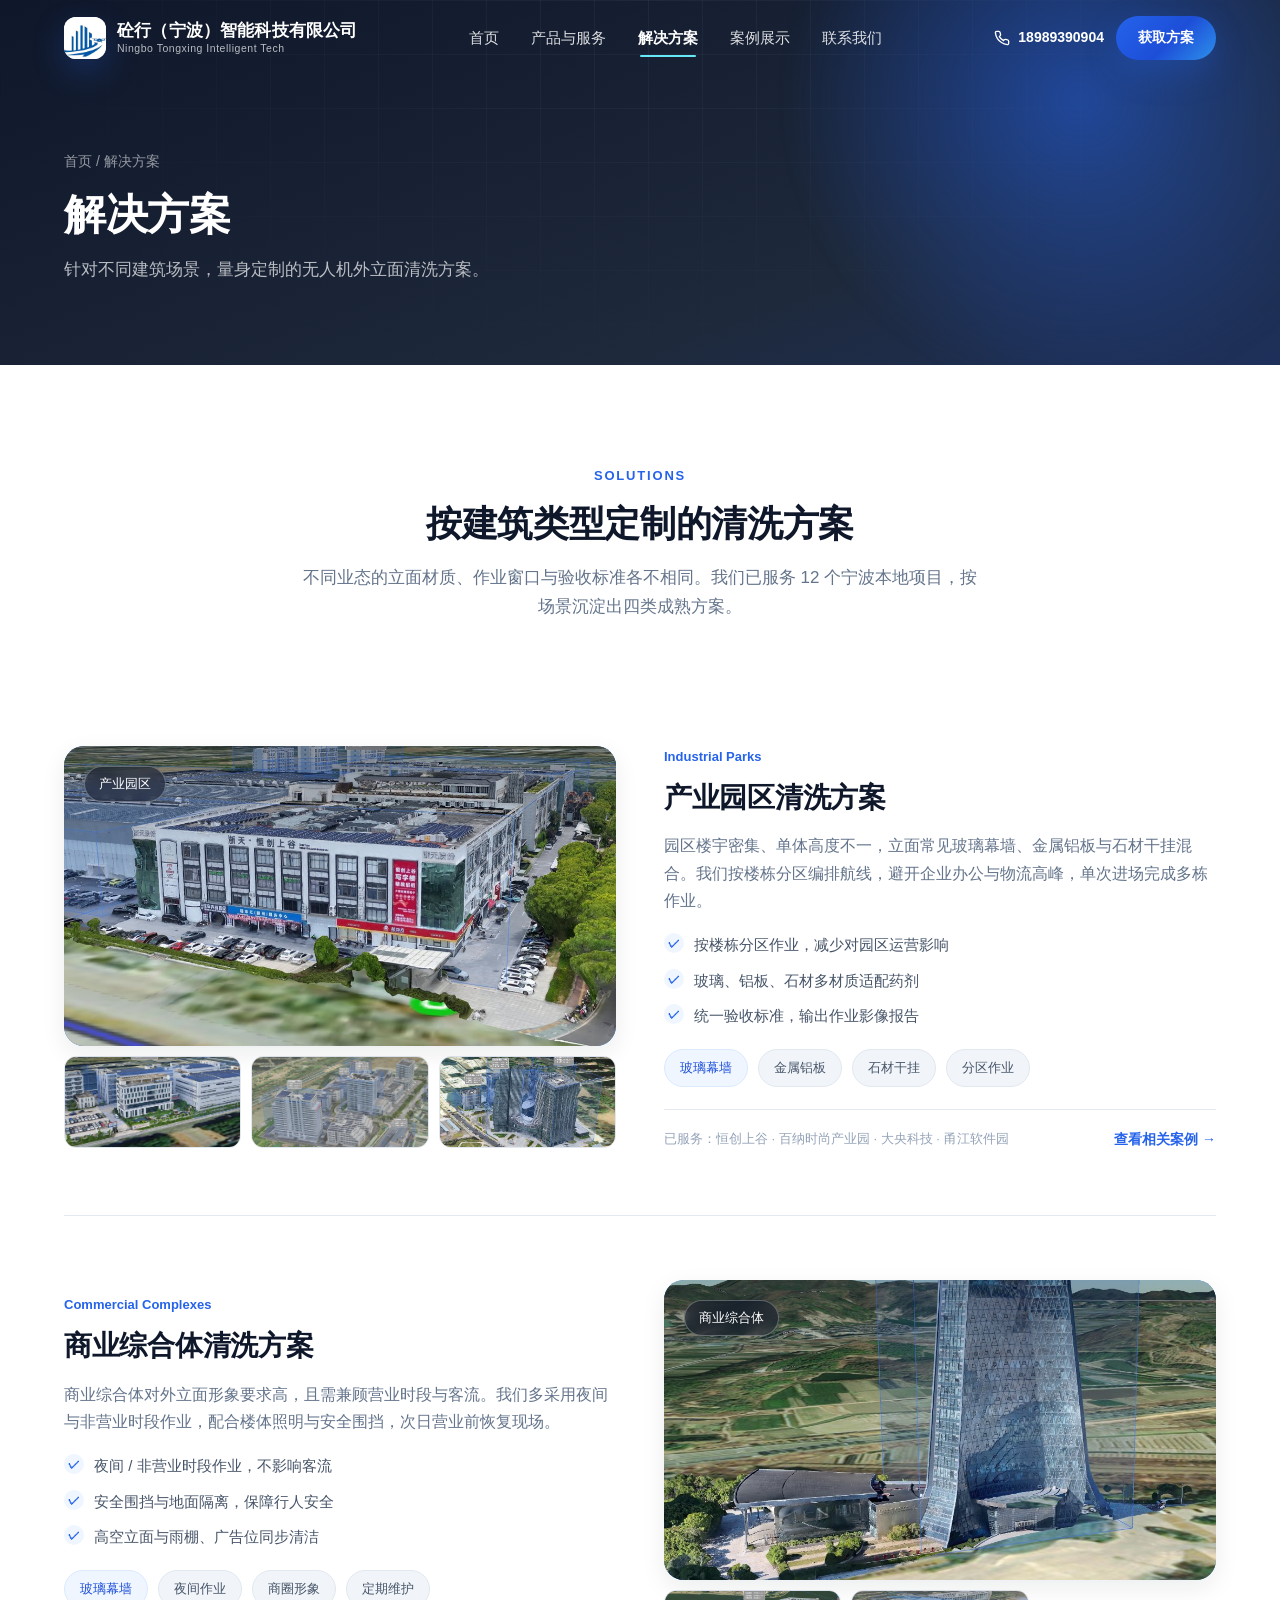
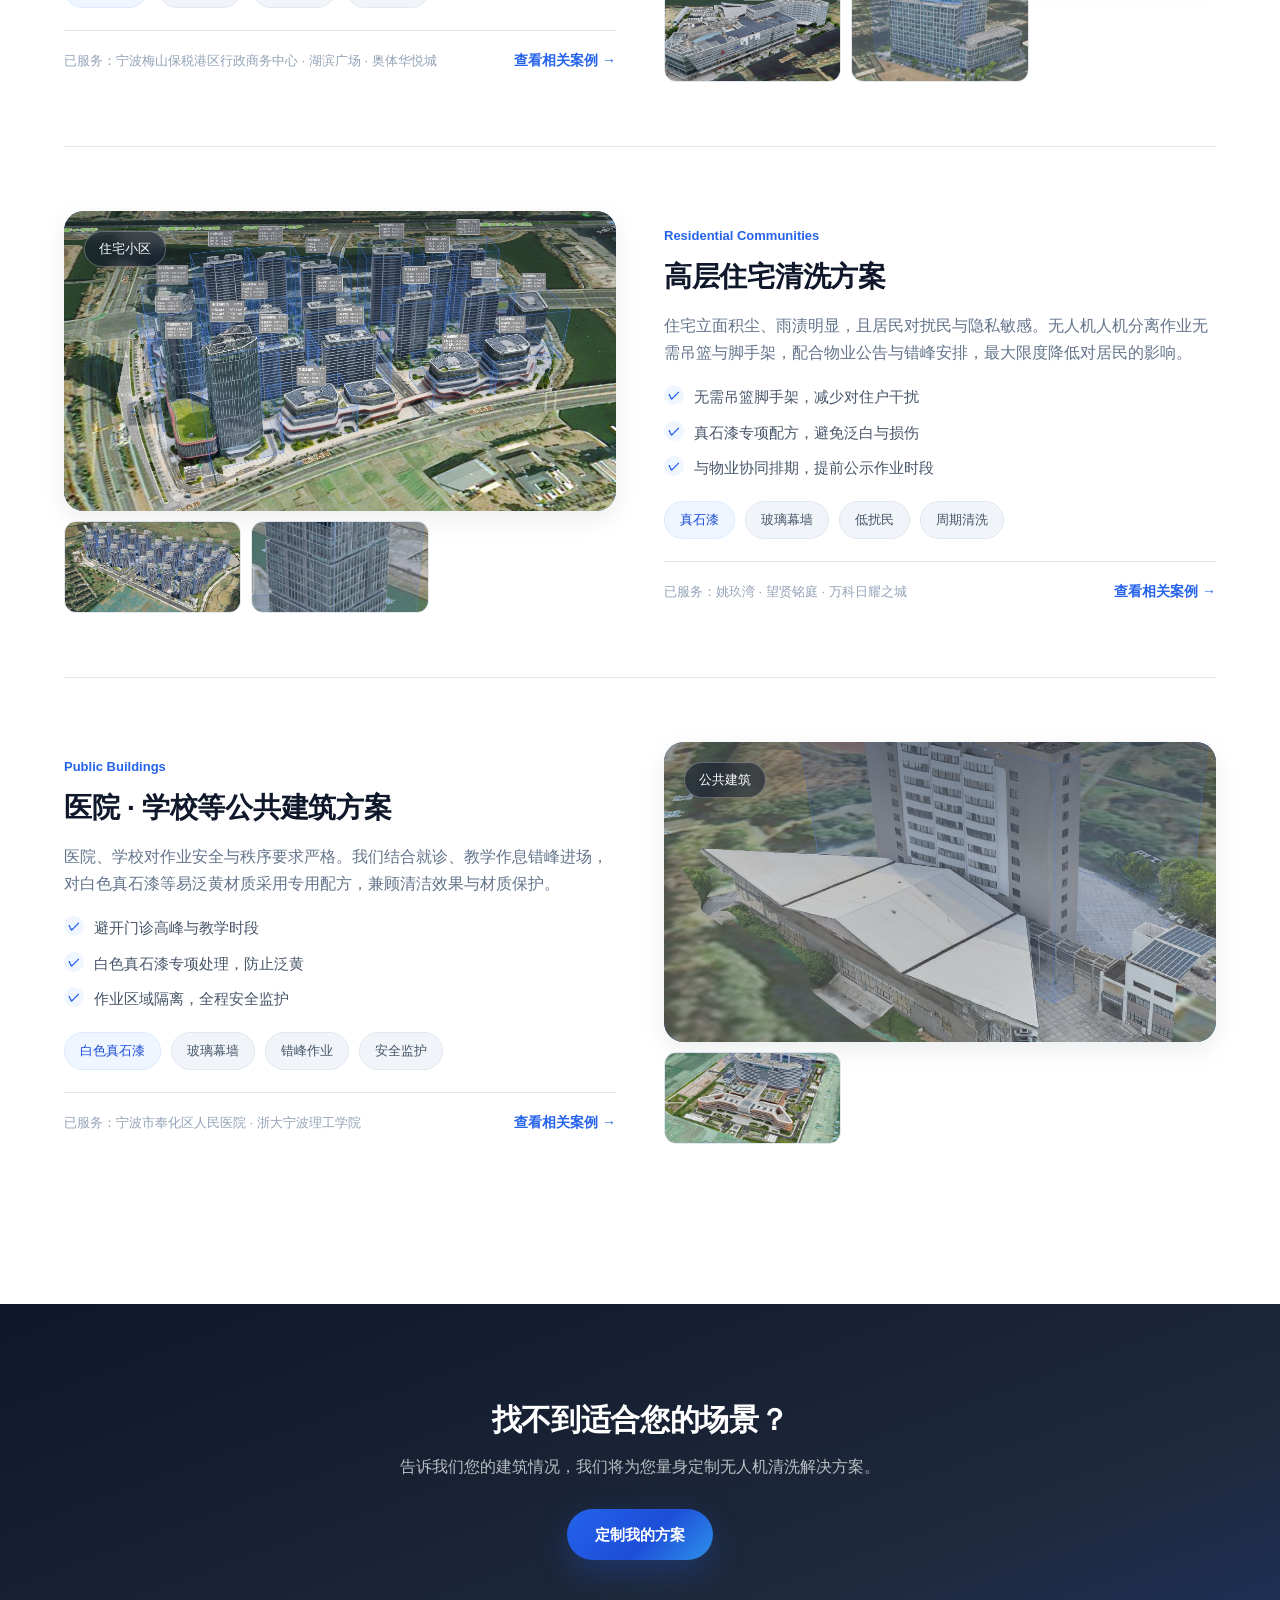
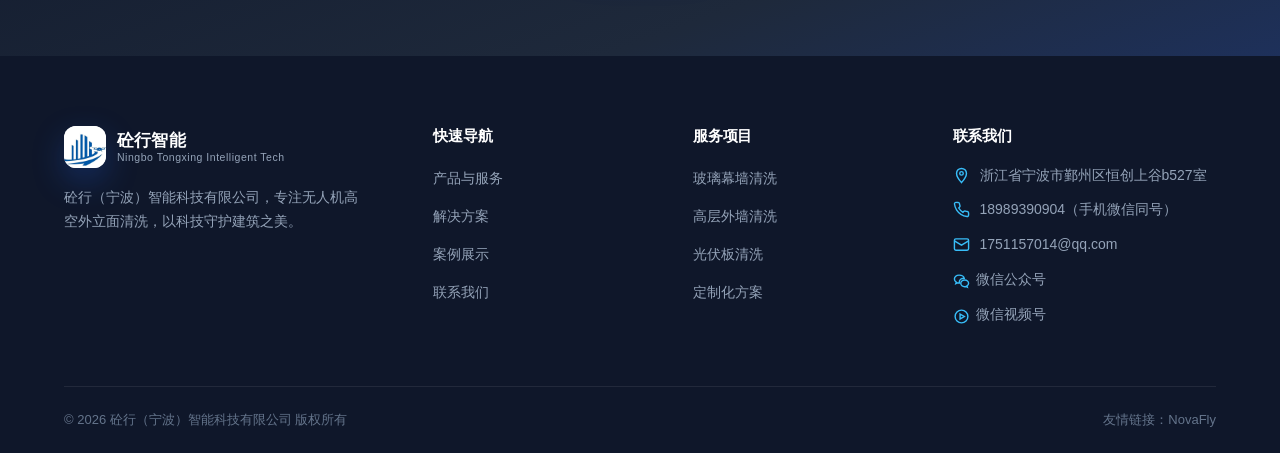
<file: solutions.html>
<!DOCTYPE html>
<html lang="zh-CN">
<head>
  <meta charset="UTF-8">
  <meta name="viewport" content="width=device-width, initial-scale=1.0">
  <title>解决方案 — 砼行（宁波）智能科技有限公司</title>
  <meta name="description" content="砼行智能为商业写字楼、高层住宅、光伏电站、工业厂房等场景提供定制化无人机清洗解决方案。">
  <link rel="icon" type="image/png" href="favicon.png">
  <link rel="stylesheet" href="css/style.css">
</head>
<body>

  <header class="site-header">
    <div class="container">
      <a href="index.html" class="logo">
        <span class="logo-mark" style="background:#fff;"><img src="images/logo.jpg" alt="砼行智能" style="width:100%;height:100%;object-fit:cover;border-radius:12px;"></span>
        <span class="logo-text"><strong>砼行（宁波）智能科技有限公司</strong><small>Ningbo Tongxing Intelligent Tech</small></span>
      </a>
      <nav class="nav">
        <a href="index.html">首页</a>
        <a href="services.html">产品与服务</a>
        <a href="solutions.html" class="active">解决方案</a>
        <a href="cases.html">案例展示</a>
        <a href="contact.html">联系我们</a>
      </nav>
      <div class="header-actions">
        <a href="tel:18989390904" class="header-tel">
          <svg viewBox="0 0 24 24" fill="none" stroke="currentColor" stroke-width="2"><path d="M22 16.9v3a2 2 0 0 1-2.2 2 19.8 19.8 0 0 1-8.6-3.1 19.5 19.5 0 0 1-6-6A19.8 19.8 0 0 1 2.1 4.2 2 2 0 0 1 4.1 2h3a2 2 0 0 1 2 1.7c.13.96.36 1.9.7 2.8a2 2 0 0 1-.45 2.1L8.1 9.9a16 16 0 0 0 6 6l1.3-1.27a2 2 0 0 1 2.1-.45c.9.34 1.84.57 2.8.7A2 2 0 0 1 22 16.9z"/></svg>
          18989390904
        </a>
        <a href="contact.html" class="btn btn-primary header-cta">获取方案</a>
      </div>
      <button class="nav-toggle" aria-label="菜单"><span></span><span></span><span></span></button>
    </div>
  </header>

  <div class="mobile-menu">
    <a href="index.html">首页</a>
    <a href="services.html">产品与服务</a>
    <a href="solutions.html" class="active">解决方案</a>
    <a href="cases.html">案例展示</a>
    <a href="contact.html">联系我们</a>
    <a href="contact.html" class="btn btn-primary mobile-cta">获取方案</a>
  </div>

  <section class="page-hero">
    <div class="hero-bg-grid"></div>
    <div class="hero-glow"></div>
    <div class="container">
      <div class="crumb"><a href="index.html">首页</a> / 解决方案</div>
      <h1>解决方案</h1>
      <p>针对不同建筑场景，量身定制的无人机外立面清洗方案。</p>
    </div>
  </section>

  <section class="section">
    <div class="container">
      <div class="section-head reveal">
        <span class="section-eyebrow">Solutions</span>
        <h2>按建筑类型定制的清洗方案</h2>
        <p>不同业态的立面材质、作业窗口与验收标准各不相同。我们已服务 12 个宁波本地项目，按场景沉淀出四类成熟方案。</p>
      </div>

      <div class="solution-block">
        <div class="solution-media reveal">
          <div class="solution-cover">
            <img src="images/project-01.jpg" alt="恒创上谷产业园区外立面清洗">
            <span class="media-tag">产业园区</span>
          </div>
          <div class="solution-thumbs">
            <img src="images/project-02.jpg" alt="大央科技有限公司外立面清洗">
            <img src="images/project-04.jpg" alt="百纳时尚产业园外立面清洗">
            <img src="images/project-12.jpg" alt="宁波市甬江软件园外立面清洗">
          </div>
        </div>
        <div class="solution-content reveal" data-delay="1">
          <span class="tag">Industrial Parks</span>
          <h2>产业园区清洗方案</h2>
          <p>园区楼宇密集、单体高度不一，立面常见玻璃幕墙、金属铝板与石材干挂混合。我们按楼栋分区编排航线，避开企业办公与物流高峰，单次进场完成多栋作业。</p>
          <ul class="solution-points"><li><span class="tick">✓</span>按楼栋分区作业，减少对园区运营影响</li><li><span class="tick">✓</span>玻璃、铝板、石材多材质适配药剂</li><li><span class="tick">✓</span>统一验收标准，输出作业影像报告</li></ul>
          <div class="chips"><span class="chip blue">玻璃幕墙</span><span class="chip">金属铝板</span><span class="chip">石材干挂</span><span class="chip">分区作业</span></div>
          <div class="solution-foot">
            <span class="solution-cases">已服务：恒创上谷 · 百纳时尚产业园 · 大央科技 · 甬江软件园</span>
            <a href="cases.html" class="solution-link">查看相关案例 →</a>
          </div>
        </div>
      </div>

      <div class="solution-block solution-block--reverse">
        <div class="solution-media reveal">
          <div class="solution-cover">
            <img src="images/project-03.jpg" alt="宁波梅山保税港区行政商务中心外立面清洗">
            <span class="media-tag">商业综合体</span>
          </div>
          <div class="solution-thumbs">
            <img src="images/project-06.jpg" alt="湖滨广场外立面清洗">
            <img src="images/project-11.jpg" alt="奥体华悦城外立面清洗">
          </div>
        </div>
        <div class="solution-content reveal" data-delay="1">
          <span class="tag">Commercial Complexes</span>
          <h2>商业综合体清洗方案</h2>
          <p>商业综合体对外立面形象要求高，且需兼顾营业时段与客流。我们多采用夜间与非营业时段作业，配合楼体照明与安全围挡，次日营业前恢复现场。</p>
          <ul class="solution-points"><li><span class="tick">✓</span>夜间 / 非营业时段作业，不影响客流</li><li><span class="tick">✓</span>安全围挡与地面隔离，保障行人安全</li><li><span class="tick">✓</span>高空立面与雨棚、广告位同步清洁</li></ul>
          <div class="chips"><span class="chip blue">玻璃幕墙</span><span class="chip">夜间作业</span><span class="chip">商圈形象</span><span class="chip">定期维护</span></div>
          <div class="solution-foot">
            <span class="solution-cases">已服务：宁波梅山保税港区行政商务中心 · 湖滨广场 · 奥体华悦城</span>
            <a href="cases.html" class="solution-link">查看相关案例 →</a>
          </div>
        </div>
      </div>

      <div class="solution-block">
        <div class="solution-media reveal">
          <div class="solution-cover">
            <img src="images/project-05.jpg" alt="姚玖湾住宅外立面清洗">
            <span class="media-tag">住宅小区</span>
          </div>
          <div class="solution-thumbs">
            <img src="images/project-07.jpg" alt="望贤铭庭外立面清洗">
            <img src="images/project-08.jpg" alt="万科日耀之城外立面清洗">
          </div>
        </div>
        <div class="solution-content reveal" data-delay="1">
          <span class="tag">Residential Communities</span>
          <h2>高层住宅清洗方案</h2>
          <p>住宅立面积尘、雨渍明显，且居民对扰民与隐私敏感。无人机人机分离作业无需吊篮与脚手架，配合物业公告与错峰安排，最大限度降低对居民的影响。</p>
          <ul class="solution-points"><li><span class="tick">✓</span>无需吊篮脚手架，减少对住户干扰</li><li><span class="tick">✓</span>真石漆专项配方，避免泛白与损伤</li><li><span class="tick">✓</span>与物业协同排期，提前公示作业时段</li></ul>
          <div class="chips"><span class="chip blue">真石漆</span><span class="chip">玻璃幕墙</span><span class="chip">低扰民</span><span class="chip">周期清洗</span></div>
          <div class="solution-foot">
            <span class="solution-cases">已服务：姚玖湾 · 望贤铭庭 · 万科日耀之城</span>
            <a href="cases.html" class="solution-link">查看相关案例 →</a>
          </div>
        </div>
      </div>

      <div class="solution-block solution-block--reverse">
        <div class="solution-media reveal">
          <div class="solution-cover">
            <img src="images/project-10.jpg" alt="浙大宁波理工学院可珍讲堂、石麟大厦外立面清洗">
            <span class="media-tag">公共建筑</span>
          </div>
          <div class="solution-thumbs">
            <img src="images/project-09.jpg" alt="宁波市奉化区人民医院外立面清洗">
          </div>
        </div>
        <div class="solution-content reveal" data-delay="1">
          <span class="tag">Public Buildings</span>
          <h2>医院 · 学校等公共建筑方案</h2>
          <p>医院、学校对作业安全与秩序要求严格。我们结合就诊、教学作息错峰进场，对白色真石漆等易泛黄材质采用专用配方，兼顾清洁效果与材质保护。</p>
          <ul class="solution-points"><li><span class="tick">✓</span>避开门诊高峰与教学时段</li><li><span class="tick">✓</span>白色真石漆专项处理，防止泛黄</li><li><span class="tick">✓</span>作业区域隔离，全程安全监护</li></ul>
          <div class="chips"><span class="chip blue">白色真石漆</span><span class="chip">玻璃幕墙</span><span class="chip">错峰作业</span><span class="chip">安全监护</span></div>
          <div class="solution-foot">
            <span class="solution-cases">已服务：宁波市奉化区人民医院 · 浙大宁波理工学院</span>
            <a href="cases.html" class="solution-link">查看相关案例 →</a>
          </div>
        </div>
      </div>

    </div>
  </section>

  <section class="section section-dark">
    <div class="container" style="text-align:center;">
      <h2 style="color:#fff;font-size:30px;margin-bottom:14px;">找不到适合您的场景？</h2>
      <p style="color:rgba(255,255,255,.7);max-width:520px;margin:0 auto 28px;">告诉我们您的建筑情况，我们将为您量身定制无人机清洗解决方案。</p>
      <a href="contact.html" class="btn btn-primary">定制我的方案</a>
    </div>
  </section>

  <footer class="site-footer">
    <div class="container">
      <div class="footer-top">
        <div class="footer-brand">
          <a href="index.html" class="logo">
            <span class="logo-mark" style="background:#fff;"><img src="images/logo.jpg" alt="砼行智能" style="width:100%;height:100%;object-fit:cover;border-radius:12px;"></span>
            <span class="logo-text"><strong>砼行智能</strong><small>Ningbo Tongxing Intelligent Tech</small></span>
          </a>
          <p>砼行（宁波）智能科技有限公司，专注无人机高空外立面清洗，以科技守护建筑之美。</p>
        </div>
        <div class="footer-col">
          <h4>快速导航</h4>
          <ul>
            <li><a href="services.html">产品与服务</a></li>
            <li><a href="solutions.html">解决方案</a></li>
            <li><a href="cases.html">案例展示</a></li>
            <li><a href="contact.html">联系我们</a></li>
          </ul>
        </div>
        <div class="footer-col">
          <h4>服务项目</h4>
          <ul>
            <li><a href="services.html">玻璃幕墙清洗</a></li>
            <li><a href="services.html">高层外墙清洗</a></li>
            <li><a href="services.html">光伏板清洗</a></li>
            <li><a href="services.html">定制化方案</a></li>
          </ul>
        </div>
        <div class="footer-col">
          <h4>联系我们</h4>
          <ul class="footer-contact">
            <li><svg viewBox="0 0 24 24" fill="none" stroke="currentColor" stroke-width="2"><path d="M12 2a7 7 0 0 0-7 7c0 5 7 13 7 13s7-8 7-13a7 7 0 0 0-7-7z"/><circle cx="12" cy="9" r="2.5"/></svg>浙江省宁波市鄞州区恒创上谷b527室</li>
            <li><svg viewBox="0 0 24 24" fill="none" stroke="currentColor" stroke-width="2"><path d="M22 16.9v3a2 2 0 0 1-2.2 2 19.8 19.8 0 0 1-8.6-3.1 19.5 19.5 0 0 1-6-6A19.8 19.8 0 0 1 2.1 4.2 2 2 0 0 1 4.1 2h3a2 2 0 0 1 2 1.7c.13.96.36 1.9.7 2.8a2 2 0 0 1-.45 2.1L8.1 9.9a16 16 0 0 0 6 6l1.3-1.27a2 2 0 0 1 2.1-.45c.9.34 1.84.57 2.8.7A2 2 0 0 1 22 16.9z"/></svg>18989390904（手机微信同号）</li>
            <li><svg viewBox="0 0 24 24" fill="none" stroke="currentColor" stroke-width="2"><rect x="2" y="4" width="20" height="16" rx="2"/><path d="M22 7l-10 6L2 7"/></svg>1751157014@qq.com</li><li><a href="#" data-wechat><svg viewBox="0 0 24 24" fill="none" stroke="currentColor" stroke-width="2"><path d="M8.5 3C4.9 3 2 5.5 2 8.6c0 1.8 1 3.4 2.6 4.4l-.6 2 2.2-1.1c.7.2 1.5.3 2.3.3h.6a5.5 5.5 0 0 1-.2-1.5c0-3 2.9-5.4 6.5-5.4h.4C15.3 5 12.2 3 8.5 3z"/><path d="M22 14.6c0-2.6-2.5-4.7-5.5-4.7S11 12 11 14.6s2.5 4.7 5.5 4.7c.6 0 1.2-.1 1.8-.3l1.9 1-.5-1.7c1.4-.8 2.3-2.1 2.3-3.7z"/></svg>微信公众号</a></li>
            <li><a href="#" data-video><svg viewBox="0 0 24 24" fill="none" stroke="currentColor" stroke-width="2"><circle cx="12" cy="12" r="9"/><path d="M10 8.5l6 3.5-6 3.5z"/></svg>微信视频号</a></li>
          </ul>
        </div>
      </div>
      <div class="footer-bottom">
        <span>© 2026 砼行（宁波）智能科技有限公司 版权所有</span>
        <span class="friend-links">友情链接：<a href="https://novafly-tech.cn" target="_blank" rel="noopener">NovaFly</a></span>
      </div>
    </div>
  </footer>

  <button class="back-top" aria-label="返回顶部">
    <svg width="20" height="20" viewBox="0 0 24 24" fill="none" stroke="currentColor" stroke-width="2.2"><path d="M12 19V5M5 12l7-7 7 7"/></svg>
  </button>

  <script src="js/main.js"></script>
</body>
</html>
</file>
<file: css/style.css>
/* ==========================================================================
   砼行（宁波）智能科技有限公司 — 企业官网样式
   主色：科技蓝  #2563EB   辅色：混凝土灰  #64748B / #0F172A
   ========================================================================== */

:root {
  /* 科技蓝 */
  --blue-700: #1D4ED8;
  --blue-600: #2563EB;
  --blue-500: #3B82F6;
  --blue-100: #DBEAFE;
  --blue-50:  #EFF6FF;

  /* 青色点缀 */
  --sky-400: #38BDF8;
  --cyan-300: #67E8F9;

  /* 混凝土灰 */
  --slate-900: #0F172A;
  --slate-800: #1E293B;
  --slate-700: #334155;
  --slate-600: #475569;
  --slate-500: #64748B;
  --slate-400: #94A3B8;
  --slate-300: #CBD5E1;
  --slate-200: #E2E8F0;
  --slate-100: #F1F5F9;
  --slate-50:  #F8FAFC;

  --white: #FFFFFF;

  --grad-primary: linear-gradient(135deg, #2563EB 0%, #1D4ED8 55%, #38BDF8 130%);
  --grad-dark: linear-gradient(160deg, #0F172A 0%, #1E293B 70%, #1D4ED8 220%);

  --radius-lg: 20px;
  --radius-md: 14px;
  --radius-sm: 10px;

  --shadow-sm: 0 1px 3px rgba(15, 23, 42, .06), 0 1px 2px rgba(15, 23, 42, .04);
  --shadow-md: 0 8px 24px rgba(15, 23, 42, .08);
  --shadow-lg: 0 20px 50px rgba(15, 23, 42, .14);
  --shadow-blue: 0 12px 32px rgba(37, 99, 235, .28);

  --maxw: 1200px;
}

* { margin: 0; padding: 0; box-sizing: border-box; }

html { scroll-behavior: smooth; -webkit-text-size-adjust: 100%; }

body {
  font-family: -apple-system, BlinkMacSystemFont, "Segoe UI", "PingFang SC",
    "Hiragino Sans GB", "Microsoft YaHei", "Noto Sans SC", sans-serif;
  color: var(--slate-700);
  background: var(--white);
  line-height: 1.7;
  font-size: 16px;
  -webkit-font-smoothing: antialiased;
}

img { max-width: 100%; display: block; }
a { color: inherit; text-decoration: none; }
ul { list-style: none; }

h1, h2, h3, h4 {
  color: var(--slate-900);
  font-weight: 700;
  line-height: 1.3;
  letter-spacing: -.01em;
}

.container { width: 100%; max-width: var(--maxw); margin: 0 auto; padding: 0 24px; }

/* --------------------------------------------------------------------------
   按钮
   -------------------------------------------------------------------------- */
.btn {
  display: inline-flex;
  align-items: center;
  justify-content: center;
  gap: 8px;
  padding: 13px 28px;
  border-radius: 999px;
  font-size: 15px;
  font-weight: 600;
  cursor: pointer;
  border: none;
  transition: transform .2s ease, box-shadow .2s ease, background .2s ease;
  white-space: nowrap;
}
.btn-primary { background: var(--grad-primary); color: #fff; box-shadow: var(--shadow-blue); }
.btn-primary:hover { transform: translateY(-2px); box-shadow: 0 16px 40px rgba(37, 99, 235, .38); }
.btn-ghost {
  background: rgba(255, 255, 255, .1);
  color: #fff;
  border: 1px solid rgba(255, 255, 255, .35);
  backdrop-filter: blur(6px);
}
.btn-ghost:hover { background: rgba(255, 255, 255, .2); transform: translateY(-2px); }
.btn-outline { background: transparent; color: var(--blue-600); border: 1.5px solid var(--blue-600); }
.btn-outline:hover { background: var(--blue-50); transform: translateY(-2px); }
.btn-dark { background: var(--slate-900); color: #fff; }
.btn-dark:hover { background: var(--slate-700); transform: translateY(-2px); }
.btn-sm { padding: 9px 20px; font-size: 14px; }
.btn-block { width: 100%; }

/* --------------------------------------------------------------------------
   顶部导航
   -------------------------------------------------------------------------- */
.site-header {
  position: fixed;
  top: 0; left: 0; right: 0;
  z-index: 100;
  transition: background .3s ease, box-shadow .3s ease, padding .3s ease;
  padding: 16px 0;
}
.site-header.scrolled {
  background: rgba(255, 255, 255, .92);
  backdrop-filter: blur(12px);
  box-shadow: var(--shadow-sm);
  padding: 10px 0;
}
.site-header .container {
  display: flex;
  align-items: center;
  justify-content: space-between;
  gap: 24px;
}
.logo { display: flex; align-items: center; gap: 11px; flex: none; }
.logo-mark {
  width: 42px; height: 42px;
  border-radius: 12px;
  background: var(--grad-primary);
  display: grid; place-items: center;
  box-shadow: var(--shadow-blue);
  flex: none;
}
.logo-mark svg { width: 24px; height: 24px; }
.logo-text { display: flex; flex-direction: column; line-height: 1.2; white-space: nowrap; }
.logo-text strong { font-size: 17px; color: #fff; letter-spacing: .01em; }
.logo-text small { font-size: 10.5px; color: rgba(255,255,255,.7); letter-spacing: .05em; }
.site-header.scrolled .logo-text strong { color: var(--slate-900); }
.site-header.scrolled .logo-text small { color: var(--slate-500); }

.nav { display: flex; align-items: center; gap: 6px; flex: none; }
.nav a {
  position: relative;
  padding: 9px 13px;
  font-size: 15px;
  white-space: nowrap;
  font-weight: 500;
  color: rgba(255, 255, 255, .85);
  border-radius: 999px;
  transition: color .2s, background .2s;
}
.site-header.scrolled .nav a { color: var(--slate-600); }
.nav a:hover { color: #fff; }
.site-header.scrolled .nav a:hover { color: var(--blue-600); background: var(--blue-50); }
.nav a.active { color: #fff; font-weight: 600; }
.site-header.scrolled .nav a.active { color: var(--blue-600); }
.nav a.active::after {
  content: "";
  position: absolute;
  left: 15px; right: 15px; bottom: 3px;
  height: 2px; border-radius: 2px;
  background: var(--cyan-300);
}
.site-header.scrolled .nav a.active::after { background: var(--blue-600); }

.header-actions { display: flex; align-items: center; gap: 12px; flex: none; }
.header-tel {
  display: inline-flex; align-items: center; gap: 8px;
  font-size: 14px; font-weight: 600; color: #fff;
  white-space: nowrap;
}
.site-header.scrolled .header-tel { color: var(--slate-700); }
.header-tel svg { width: 16px; height: 16px; }
.header-cta { padding: 10px 22px; font-size: 14px; }

.nav-toggle {
  display: none;
  flex-direction: column;
  gap: 5px;
  background: none; border: none; cursor: pointer;
  padding: 6px;
}
.nav-toggle span {
  width: 24px; height: 2px; background: #fff; border-radius: 2px;
  transition: background .2s, transform .2s;
}
.site-header.scrolled .nav-toggle span { background: var(--slate-800); }

/* 移动端菜单默认隐藏，仅在 768px 以下由媒体查询接管 */
.mobile-menu { display: none; }

/* --------------------------------------------------------------------------
   Hero
   -------------------------------------------------------------------------- */
.hero {
  position: relative;
  color: #fff;
  background: var(--grad-dark);
  overflow: hidden;
  padding: 150px 0 120px;
}
.hero-bg-grid {
  position: absolute; inset: 0;
  background-image:
    linear-gradient(rgba(148, 163, 184, .08) 1px, transparent 1px),
    linear-gradient(90deg, rgba(148, 163, 184, .08) 1px, transparent 1px);
  background-size: 54px 54px;
  mask-image: radial-gradient(ellipse at 70% 30%, #000 0%, transparent 70%);
}
.hero-glow {
  position: absolute;
  width: 640px; height: 640px;
  border-radius: 50%;
  background: radial-gradient(circle, rgba(37, 99, 235, .55), transparent 65%);
  top: -220px; right: -120px;
  filter: blur(10px);
}
.hero-glow.g2 {
  width: 480px; height: 480px;
  background: radial-gradient(circle, rgba(56, 189, 248, .35), transparent 65%);
  top: auto; bottom: -180px; left: -100px; right: auto;
}
.hero .container { position: relative; z-index: 2; display: grid; grid-template-columns: 1.05fr .95fr; gap: 56px; align-items: center; }

.hero-badge {
  display: inline-flex; align-items: center; gap: 8px;
  background: rgba(255,255,255,.1);
  border: 1px solid rgba(255,255,255,.2);
  padding: 7px 16px; border-radius: 999px;
  font-size: 13px; color: var(--cyan-300);
  margin-bottom: 24px;
}
.hero h1 {
  font-size: 52px;
  color: #fff;
  margin-bottom: 22px;
  letter-spacing: -.02em;
}
.hero h1 .hl {
  background: linear-gradient(120deg, #67E8F9, #38BDF8);
  -webkit-background-clip: text; background-clip: text;
  -webkit-text-fill-color: transparent;
}
.hero-sub {
  font-size: 18px;
  color: rgba(255,255,255,.75);
  max-width: 520px;
  margin-bottom: 34px;
}
.hero-cta { display: flex; gap: 14px; flex-wrap: wrap; }
.hero-points { display: flex; gap: 34px; margin-top: 44px; flex-wrap: wrap; }
.hero-point { display: flex; flex-direction: column; }
.hero-point b { font-size: 30px; color: #fff; letter-spacing: -.01em; }
.hero-point span { font-size: 13px; color: rgba(255,255,255,.6); }

.hero-visual { position: relative; display: grid; place-items: center; }
.hero-card {
  background: rgba(255,255,255,.06);
  border: 1px solid rgba(255,255,255,.14);
  border-radius: var(--radius-lg);
  padding: 34px;
  width: 100%;
  max-width: 460px;
  backdrop-filter: blur(8px);
  box-shadow: var(--shadow-lg);
}
.hero-card h3 { color: #fff; font-size: 20px; margin-bottom: 6px; }
.hero-card p { color: rgba(255,255,255,.65); font-size: 14px; margin-bottom: 20px; }
.hero-media {
  position: relative;
  border-radius: 14px;
  overflow: hidden;
  border: 1px solid rgba(103,232,249,.2);
  background: #0B1A2E;
  box-shadow: 0 12px 32px rgba(2, 8, 20, .35);
}
.hero-media img { display: block; width: 100%; height: 214px; object-fit: cover; }
.hero-media::before {
  content: "";
  position: absolute; inset: 10px;
  pointer-events: none;
  background:
    linear-gradient(#67E8F9,#67E8F9) left top/15px 1.5px no-repeat,
    linear-gradient(#67E8F9,#67E8F9) left top/1.5px 15px no-repeat,
    linear-gradient(#67E8F9,#67E8F9) right top/15px 1.5px no-repeat,
    linear-gradient(#67E8F9,#67E8F9) right top/1.5px 15px no-repeat,
    linear-gradient(#67E8F9,#67E8F9) left bottom/15px 1.5px no-repeat,
    linear-gradient(#67E8F9,#67E8F9) left bottom/1.5px 15px no-repeat,
    linear-gradient(#67E8F9,#67E8F9) right bottom/15px 1.5px no-repeat,
    linear-gradient(#67E8F9,#67E8F9) right bottom/1.5px 15px no-repeat;
  opacity: .75;
}
.hero-media-tag {
  position: absolute; left: 16px; bottom: 14px;
  display: inline-flex; align-items: center; gap: 7px;
  padding: 6px 12px;
  border-radius: 999px;
  background: rgba(9, 18, 32, .62);
  border: 1px solid rgba(103,232,249,.28);
  backdrop-filter: blur(6px);
  color: #E2F6FF;
  font-size: 12px;
  letter-spacing: .03em;
  white-space: nowrap;
}
.hero-media-tag i {
  width: 6px; height: 6px; border-radius: 50%;
  background: #67E8F9;
  box-shadow: 0 0 8px #67E8F9;
  animation: heroPulse 2.2s ease-in-out infinite;
}
@keyframes heroPulse {
  0%, 100% { opacity: 1; transform: scale(1); }
  50% { opacity: .45; transform: scale(.8); }
}

.hero-stats {
  display: grid;
  grid-template-columns: repeat(2, 1fr);
  gap: 12px;
  margin-top: 26px;
}
.hero-stat {
  background: rgba(255,255,255,.07);
  border: 1px solid rgba(255,255,255,.12);
  border-radius: var(--radius-md);
  padding: 16px;
  text-align: center;
}
.hero-stat b { font-size: 22px; color: #fff; display: block; }
.hero-stat span { font-size: 12px; color: rgba(255,255,255,.6); }

/* --------------------------------------------------------------------------
   通用版式
   -------------------------------------------------------------------------- */
.section { padding: 96px 0; }
.section-alt { background: var(--slate-50); }
.section-dark { background: var(--grad-dark); color: #fff; }
.section-head { max-width: 680px; margin: 0 auto 56px; text-align: center; }
.section-eyebrow {
  display: inline-block;
  font-size: 13px; font-weight: 600; letter-spacing: .14em;
  color: var(--blue-600);
  text-transform: uppercase;
  margin-bottom: 14px;
}
.section-dark .section-eyebrow { color: var(--cyan-300); }
.section-head h2 { font-size: 36px; margin-bottom: 16px; }
.section-dark .section-head h2 { color: #fff; }
.section-head p { font-size: 17px; color: var(--slate-500); }
.section-dark .section-head p { color: rgba(255,255,255,.65); }

/* 卡片网格 */
.grid { display: grid; gap: 24px; }
.grid-2 { grid-template-columns: repeat(2, 1fr); }
.grid-3 { grid-template-columns: repeat(3, 1fr); }
.grid-4 { grid-template-columns: repeat(4, 1fr); }

.card {
  background: #fff;
  border: 1px solid var(--slate-200);
  border-radius: var(--radius-lg);
  padding: 30px;
  transition: transform .25s ease, box-shadow .25s ease, border-color .25s ease;
}
.card:hover { transform: translateY(-6px); box-shadow: var(--shadow-lg); border-color: var(--blue-100); }

.icon-badge {
  width: 56px; height: 56px;
  border-radius: 16px;
  display: grid; place-items: center;
  background: var(--blue-50);
  color: var(--blue-600);
  margin-bottom: 20px;
}
.icon-badge svg { width: 28px; height: 28px; }
.icon-badge.gradient { background: var(--grad-primary); color: #fff; box-shadow: var(--shadow-blue); }

.card h3 { font-size: 20px; margin-bottom: 10px; }
.card p { font-size: 15px; color: var(--slate-500); }

/* 优势大卡 */
.feature-card { padding: 34px; }
.feature-card .icon-badge { margin-bottom: 22px; }

/* 统计条 */
.stats-band {
  display: grid;
  grid-template-columns: repeat(4, 1fr);
  gap: 24px;
}
.stat-item { text-align: center; padding: 20px; }
.stat-item b { font-size: 44px; color: var(--blue-600); display: block; letter-spacing: -.02em; }
.section-dark .stat-item b { color: #fff; }
.stat-item span { font-size: 15px; color: var(--slate-500); }
.section-dark .stat-item span { color: rgba(255,255,255,.65); }

/* --------------------------------------------------------------------------
   页面内页 Hero（Banner）
   -------------------------------------------------------------------------- */
.page-hero {
  position: relative;
  background: var(--grad-dark);
  color: #fff;
  padding: 150px 0 80px;
  overflow: hidden;
}
.page-hero .hero-bg-grid { mask-image: radial-gradient(ellipse at 50% 0%, #000 0%, transparent 75%); }
.page-hero .container { position: relative; z-index: 2; }
.page-hero .crumb { font-size: 14px; color: rgba(255,255,255,.55); margin-bottom: 14px; }
.page-hero .crumb a:hover { color: var(--cyan-300); }
.page-hero h1 { font-size: 42px; color: #fff; margin-bottom: 14px; }
.page-hero p { font-size: 17px; color: rgba(255,255,255,.7); max-width: 620px; }

/* --------------------------------------------------------------------------
   服务 / 解决方案
   -------------------------------------------------------------------------- */
.solution-block {
  display: grid;
  grid-template-columns: 1fr 1fr;
  gap: 48px;
  align-items: center;
  padding: 64px 0;
}
.solution-block--reverse .solution-media { order: 2; }
.solution-block + .solution-block { border-top: 1px solid var(--slate-200); }
.solution-media {
  display: grid;
  gap: 10px;
  align-content: start;
}
.solution-cover {
  position: relative;
  border-radius: var(--radius-lg);
  overflow: hidden;
  min-height: 300px;
  background: var(--grad-primary);
  box-shadow: var(--shadow-md);
}
.solution-cover img {
  position: absolute; inset: 0;
  width: 100%; height: 100%;
  object-fit: cover;
}
.solution-cover::after {
  content: "";
  position: absolute; inset: 0;
  background: linear-gradient(180deg, rgba(15,23,42,.32) 0%, rgba(15,23,42,0) 45%);
  pointer-events: none;
}
.solution-thumbs {
  display: grid;
  grid-template-columns: repeat(3, 1fr);
  gap: 10px;
}
.solution-thumbs img {
  width: 100%; height: 92px;
  object-fit: cover;
  border-radius: 12px;
  border: 1px solid var(--slate-200);
  background: var(--slate-100);
}
.solution-media .media-grid { position: absolute; inset: 0; background-image: linear-gradient(rgba(255,255,255,.08) 1px, transparent 1px), linear-gradient(90deg, rgba(255,255,255,.08) 1px, transparent 1px); background-size: 34px 34px; }

/* 方案要点 */
.solution-points { display: grid; gap: 10px; margin-bottom: 20px; }
.solution-points li {
  display: flex; align-items: flex-start; gap: 10px;
  font-size: 15px; color: var(--slate-600);
}
.solution-points .tick {
  flex: none;
  width: 20px; height: 20px; margin-top: 1px;
  border-radius: 50%;
  background: var(--blue-50);
  color: var(--blue-600);
  font-size: 12px; font-weight: 700;
  display: grid; place-items: center;
}
.solution-foot {
  display: flex; align-items: center; justify-content: space-between;
  gap: 16px; flex-wrap: wrap;
  margin-top: 22px; padding-top: 18px;
  border-top: 1px solid var(--slate-200);
}
.solution-cases { font-size: 13px; color: var(--slate-400); }
.solution-link { font-size: 14px; font-weight: 600; color: var(--blue-600); white-space: nowrap; }
.solution-link:hover { color: var(--blue-700, var(--blue-600)); text-decoration: underline; }
.solution-media .media-tag {
  position: absolute; left: 20px; top: 20px;
  z-index: 2;
  background: rgba(15,23,42,.55);
  backdrop-filter: blur(6px);
  border: 1px solid rgba(255,255,255,.28);
  color: #fff; font-size: 13px; padding: 6px 14px; border-radius: 999px;
}
.solution-content .tag { display: inline-block; font-size: 13px; font-weight: 600; color: var(--blue-600); margin-bottom: 12px; }
.solution-content h2 { font-size: 28px; margin-bottom: 16px; }
.solution-content p { color: var(--slate-500); margin-bottom: 18px; }
.chips { display: flex; flex-wrap: wrap; gap: 10px; }
.chip {
  background: var(--slate-100);
  border: 1px solid var(--slate-200);
  color: var(--slate-600);
  padding: 7px 15px; border-radius: 999px;
  font-size: 13px; font-weight: 500;
}
.chip.blue { background: var(--blue-50); border-color: var(--blue-100); color: var(--blue-700); }

/* 服务流程 */
.steps { counter-reset: step; }
.step { position: relative; padding: 30px; }
.step-num {
  font-size: 44px; font-weight: 800;
  color: var(--slate-200);
  line-height: 1;
  margin-bottom: 14px;
  letter-spacing: -.03em;
}
.step:hover .step-num { color: var(--blue-200); }
.step h3 { font-size: 19px; margin-bottom: 8px; }

/* --------------------------------------------------------------------------
   案例
   -------------------------------------------------------------------------- */
.case-card {
  border-radius: var(--radius-lg);
  overflow: hidden;
  background: #fff;
  border: 1px solid var(--slate-200);
  transition: transform .25s ease, box-shadow .25s ease;
}
.case-card:hover { transform: translateY(-6px); box-shadow: var(--shadow-lg); }
.case-media {
  position: relative;
  height: 200px;
  background: var(--grad-primary);
  overflow: hidden;
}
.case-media .media-grid { position: absolute; inset: 0; background-image: linear-gradient(rgba(255,255,255,.09) 1px, transparent 1px), linear-gradient(90deg, rgba(255,255,255,.09) 1px, transparent 1px); background-size: 28px 28px; }
.case-media img { position: absolute; inset: 0; width: 100%; height: 100%; object-fit: cover; }
.case-media .case-type {
  position: absolute; left: 16px; top: 16px;
  background: rgba(255,255,255,.16);
  border: 1px solid rgba(255,255,255,.24);
  color: #fff; font-size: 12px; padding: 5px 13px; border-radius: 999px;
}
.case-body { padding: 22px; }
.case-body h3 { font-size: 18px; margin-bottom: 8px; }
.case-body p { font-size: 14px; color: var(--slate-500); }
.case-meta { display: flex; gap: 16px; margin-top: 14px; font-size: 13px; color: var(--slate-400); }
.case-meta span { display: inline-flex; align-items: center; gap: 5px; }

/* 案例：材质标签 */
.case-tags { display: flex; flex-wrap: wrap; gap: 6px; margin-top: 4px; }
.case-tags span {
  font-size: 12px; line-height: 1;
  color: var(--blue-600); background: var(--blue-50);
  border: 1px solid rgba(37, 99, 235, .12);
  padding: 6px 10px; border-radius: 999px;
}

/* 案例：数据概览 */
.case-stats {
  display: grid;
  grid-template-columns: repeat(4, 1fr);
  gap: 16px;
  max-width: 760px;
  margin: 0 auto 40px;
}
.case-stat {
  text-align: center;
  background: #fff;
  border: 1px solid var(--slate-200);
  border-radius: var(--radius-lg);
  padding: 20px 12px;
}
.case-stat b {
  display: block;
  font-size: 30px; line-height: 1;
  font-family: var(--font-display, inherit);
  color: var(--blue-600);
  margin-bottom: 6px;
}
.case-stat span { font-size: 13px; color: var(--slate-500); }

/* 技术优势：单卡片横排 */
.tech-card {
  display: flex;
  align-items: center;
  gap: 26px;
  padding: 32px 36px;
}
.tech-card .icon-badge { margin-bottom: 0; flex: none; }
.tech-card-body { flex: 1; }
.tech-card-body h3 { font-size: 20px; margin-bottom: 8px; }
.tech-card-body p { font-size: 15px; color: var(--slate-500); max-width: 640px; }
.tech-card-btn { flex: none; }
.tech-card .icon-badge svg { width: 26px; height: 26px; }

/* 装备展示：分类小标题 */
.equip-subhead {
  display: flex;
  align-items: baseline;
  justify-content: space-between;
  gap: 16px;
  flex-wrap: wrap;
  margin-top: 52px;
}
.equip-subhead h3 { font-size: 22px; }
.equip-subhead span { font-size: 13px; color: var(--slate-400); }

/* 装备展示：主力机型 */
.equip-grid {
  display: grid;
  grid-template-columns: repeat(2, 1fr);
  gap: 24px;
  margin-top: 20px;
}
.equip-card {
  display: flex;
  flex-direction: column;
  background: #fff;
  border: 1px solid var(--slate-200);
  border-radius: var(--radius-lg);
  overflow: hidden;
  transition: transform .25s ease, box-shadow .25s ease, border-color .25s ease;
}
.equip-card:hover {
  transform: translateY(-4px);
  box-shadow: var(--shadow-lg);
  border-color: var(--blue-100);
}
.equip-media {
  position: relative;
  height: 250px;
  padding: 22px 30px;
  display: flex;
  align-items: center;
  justify-content: center;
  background: radial-gradient(circle at 50% 38%, #EEF5FF 0%, #F8FAFC 55%, #FFFFFF 100%);
  border-bottom: 1px solid var(--slate-100);
}
.equip-media img {
  max-width: 100%;
  max-height: 100%;
  width: auto;
  height: auto;
  object-fit: contain;
  mix-blend-mode: multiply;
}
.equip-media .equip-badge {
  position: absolute;
  left: 18px;
  top: 18px;
  font-size: 12px;
  font-weight: 600;
  color: var(--blue-700);
  background: rgba(255,255,255,.9);
  border: 1px solid var(--blue-100);
  padding: 5px 12px;
  border-radius: 999px;
  backdrop-filter: blur(4px);
}
.equip-body {
  flex: 1;
  display: flex;
  flex-direction: column;
  padding: 24px 26px 26px;
}
.equip-kicker {
  font-size: 11.5px;
  font-weight: 700;
  letter-spacing: .1em;
  text-transform: uppercase;
  color: var(--blue-600);
}
.equip-body h3 { font-size: 21px; margin: 6px 0 10px; }
.equip-body > p { font-size: 14.5px; color: var(--slate-500); }
.equip-specs {
  display: grid;
  grid-template-columns: 1fr 1fr;
  gap: 10px 24px;
  margin-top: 18px;
  padding-top: 16px;
  border-top: 1px dashed var(--slate-200);
}
.equip-specs li {
  display: flex;
  align-items: baseline;
  justify-content: space-between;
  gap: 10px;
}
.equip-specs span { font-size: 12.5px; color: var(--slate-400); white-space: nowrap; }
.equip-specs b { font-size: 14px; font-weight: 700; color: var(--slate-800); white-space: nowrap; }

/* 装备展示：清洗作业系统 */
.equip-rows { display: grid; gap: 16px; margin-top: 20px; }
.equip-row {
  display: grid;
  grid-template-columns: 190px 1fr;
  gap: 26px;
  align-items: center;
  padding: 18px;
  background: #fff;
  border: 1px solid var(--slate-200);
  border-radius: var(--radius-lg);
  transition: border-color .25s, box-shadow .25s;
}
.equip-row:hover { border-color: var(--blue-100); box-shadow: var(--shadow-md); }
.equip-thumb {
  width: 190px;
  height: 190px;
  border-radius: var(--radius-md);
  overflow: hidden;
  background: #0A1220;
}
.equip-thumb img { width: 100%; height: 100%; object-fit: cover; }
.equip-thumb img.is-contain { object-fit: contain; }
.equip-row-body h3 { font-size: 19px; margin: 4px 0 8px; }
.equip-row-body > p { font-size: 14px; color: var(--slate-500); max-width: 780px; }
.equip-row-body .equip-specs {
  grid-template-columns: repeat(3, 1fr);
  margin-top: 14px;
  padding-top: 14px;
}
.equip-row-body .chips { margin-top: 12px; }
.equip-row-body .chip { padding: 5px 12px; font-size: 12px; }

/* 装备展示：配置说明 */
.equip-cta {
  display: flex;
  align-items: center;
  justify-content: space-between;
  gap: 18px;
  flex-wrap: wrap;
  margin-top: 22px;
  padding: 22px 26px;
  background: var(--blue-50);
  border: 1px solid var(--blue-100);
  border-radius: var(--radius-md);
}
.equip-cta p { font-size: 14px; color: var(--slate-600); }
.equip-cta p b { color: var(--slate-900); }

/* 筛选标签 */
.filter-bar { display: flex; gap: 10px; justify-content: center; flex-wrap: wrap; margin-bottom: 40px; }
.filter-btn {
  padding: 9px 22px; border-radius: 999px;
  background: #fff; border: 1px solid var(--slate-200);
  color: var(--slate-600); font-size: 14px; font-weight: 500; cursor: pointer;
  transition: all .2s;
}
.filter-btn:hover { border-color: var(--blue-300); color: var(--blue-600); }
.filter-btn.active { background: var(--grad-primary); color: #fff; border-color: transparent; box-shadow: var(--shadow-blue); }

/* --------------------------------------------------------------------------
   通用文字链接
   -------------------------------------------------------------------------- */
.news-more { font-size: 14px; color: var(--blue-600); font-weight: 600; }
.news-more:hover { color: var(--blue-700); }

/* --------------------------------------------------------------------------
   联系我们
   -------------------------------------------------------------------------- */
.contact-grid { display: grid; grid-template-columns: 1fr 1.1fr; gap: 40px; align-items: start; }
.contact-card {
  background: #fff;
  border: 1px solid var(--slate-200);
  border-radius: var(--radius-lg);
  padding: 30px;
  display: flex; gap: 18px; align-items: flex-start;
}
.contact-card .icon-badge { margin-bottom: 0; flex: none; }
.contact-card h3 { font-size: 16px; margin-bottom: 4px; }
.contact-card p { font-size: 15px; color: var(--slate-500); }
.contact-cards { display: grid; gap: 16px; }
.contact-card--link {
  color: inherit;
  cursor: pointer;
  transition: border-color .2s, transform .2s, box-shadow .2s;
}
.contact-card--link:hover {
  border-color: var(--blue-300);
  transform: translateY(-2px);
  box-shadow: var(--shadow-md, 0 8px 24px rgba(15, 23, 42, .08));
}

.contact-form {
  background: #fff;
  border: 1px solid var(--slate-200);
  border-radius: var(--radius-lg);
  padding: 36px;
  box-shadow: var(--shadow-md);
}
.contact-form h3 { font-size: 22px; margin-bottom: 6px; }
.contact-form > p { font-size: 14px; color: var(--slate-500); margin-bottom: 24px; }
.form-row { display: grid; grid-template-columns: 1fr 1fr; gap: 16px; }
.form-field { margin-bottom: 16px; }
.form-field label { display: block; font-size: 13px; font-weight: 600; color: var(--slate-700); margin-bottom: 7px; }
.form-field input,
.form-field textarea,
.form-field select {
  width: 100%;
  padding: 12px 15px;
  border: 1px solid var(--slate-200);
  border-radius: var(--radius-sm);
  font-size: 15px;
  font-family: inherit;
  color: var(--slate-800);
  background: var(--slate-50);
  transition: border-color .2s, box-shadow .2s, background .2s;
}
.form-field input:focus,
.form-field textarea:focus,
.form-field select:focus {
  outline: none;
  border-color: var(--blue-500);
  background: #fff;
  box-shadow: 0 0 0 3px var(--blue-50);
}
.form-field textarea { resize: vertical; min-height: 120px; }

/* 表单提交反馈 */
.form-status { margin-top: 14px; font-size: 14px; line-height: 1.6; }
.form-status.is-ok { color: #15803D; }
.form-status.is-error { color: #B91C1C; }

/* 地图 */
.map-embed {
  position: relative;
  border-radius: var(--radius-lg);
  overflow: hidden;
  border: 1px solid var(--slate-200);
  background: #EEF2F7;
  box-shadow: var(--shadow-sm);
}
.map-canvas { position: relative; height: 340px; overflow: hidden; }
.map-canvas img.amap-tile {
  position: absolute;
  width: 256px; height: 256px;
  max-width: none;
  user-select: none;
  pointer-events: none;
}
.map-pin {
  position: absolute;
  transform: translate(-50%, -100%);
  pointer-events: none;
  filter: drop-shadow(0 6px 10px rgba(15, 23, 42, .3));
}
.map-pin svg { display: block; }
.map-pin .pin-pulse {
  animation: pinPulse 2s ease-out infinite;
  transform-origin: center;
}
@keyframes pinPulse {
  0% { opacity: .55; transform: scale(.6); }
  100% { opacity: 0; transform: scale(2.2); }
}
.map-card {
  position: absolute; left: 16px; bottom: 16px; right: 16px;
  display: flex; align-items: center; justify-content: space-between; gap: 16px;
  background: rgba(255,255,255,.96);
  backdrop-filter: blur(8px);
  border: 1px solid var(--slate-200);
  border-radius: var(--radius-md);
  padding: 14px 18px;
  box-shadow: 0 10px 28px rgba(15, 23, 42, .14);
}
.map-card b { display: block; font-size: 15px; color: var(--slate-900); margin-bottom: 3px; }
.map-card span { font-size: 13px; color: var(--slate-500); }
.map-btn { flex: none; padding: 9px 18px; font-size: 13px; }
.map-attribution {
  position: absolute; right: 8px; top: 8px;
  font-size: 11px; color: var(--slate-500);
  background: rgba(255,255,255,.85);
  padding: 2px 7px; border-radius: 4px;
}
.map-fallback {
  display: grid; place-items: center; height: 100%;
  color: var(--slate-500); font-size: 14px;
}

.map-placeholder {
  border-radius: var(--radius-lg);
  background: var(--slate-100);
  border: 1px dashed var(--slate-300);
  min-height: 260px;
  display: grid; place-items: center;
  color: var(--slate-400);
  margin-top: 24px;
}

/* --------------------------------------------------------------------------
   页脚
   -------------------------------------------------------------------------- */
.site-footer {
  background: var(--slate-900);
  color: var(--slate-300);
  padding: 70px 0 0;
}
.footer-top { display: grid; grid-template-columns: 1.5fr 1fr 1fr 1.2fr; gap: 40px; padding-bottom: 48px; }
.footer-brand .logo-text strong { color: #fff; }
.footer-brand .logo-text small { color: var(--slate-400); }
.footer-brand > p { font-size: 14px; color: var(--slate-400); margin-top: 18px; max-width: 300px; }
.footer-col h4 { color: #fff; font-size: 15px; margin-bottom: 18px; }
.footer-col ul li { margin-bottom: 11px; }
.footer-col ul a { font-size: 14px; color: var(--slate-400); transition: color .2s; }
.footer-col ul a:hover { color: var(--cyan-300); }
.footer-contact li { display: flex; gap: 10px; font-size: 14px; color: var(--slate-400); margin-bottom: 12px; align-items: flex-start; }
.footer-contact svg { width: 17px; height: 17px; flex: none; margin-top: 3px; color: var(--sky-400); }
.footer-bottom {
  border-top: 1px solid rgba(255,255,255,.08);
  padding: 22px 0;
  display: flex; justify-content: space-between; gap: 16px; flex-wrap: wrap;
  font-size: 13px; color: var(--slate-500);
}
.footer-bottom a:hover { color: var(--cyan-300); }

/* --------------------------------------------------------------------------
   回到顶部 / 浮动
   -------------------------------------------------------------------------- */
.back-top {
  position: fixed; right: 26px; bottom: 26px;
  width: 46px; height: 46px; border-radius: 50%;
  background: var(--grad-primary); color: #fff;
  display: grid; place-items: center;
  box-shadow: var(--shadow-blue);
  opacity: 0; visibility: hidden; transform: translateY(12px);
  transition: all .3s; cursor: pointer; border: none;
  z-index: 90;
}
.back-top.show { opacity: 1; visibility: visible; transform: translateY(0); }
.back-top:hover { transform: translateY(-3px); }

/* --------------------------------------------------------------------------
   微信公众号二维码弹窗
   -------------------------------------------------------------------------- */
.wechat-modal {
  position: fixed; inset: 0; z-index: 200;
  display: grid; place-items: center;
  opacity: 0; visibility: hidden;
  transition: opacity .25s ease, visibility .25s ease;
}
.wechat-modal.open { opacity: 1; visibility: visible; }
.wechat-modal__backdrop {
  position: absolute; inset: 0;
  background: rgba(15, 23, 42, .62);
  backdrop-filter: blur(4px);
}
.wechat-modal__panel {
  position: relative;
  background: #fff;
  border-radius: var(--radius-lg);
  padding: 28px 32px 26px;
  text-align: center;
  box-shadow: var(--shadow-lg);
  transform: translateY(12px) scale(.98);
  transition: transform .25s ease;
  max-width: 320px;
  width: calc(100% - 48px);
}
.wechat-modal.open .wechat-modal__panel { transform: translateY(0) scale(1); }
.wechat-modal__panel img {
  width: 200px; height: 200px;
  object-fit: contain;
  border-radius: var(--radius-md);
  background: var(--slate-50);
  display: block; margin: 0 auto 16px;
}
.wechat-modal__panel h3 { font-size: 18px; color: var(--slate-900); margin-bottom: 6px; }
.wechat-modal__panel p { font-size: 13px; color: var(--slate-500); }
.wechat-modal__close {
  position: absolute; top: 10px; right: 12px;
  width: 32px; height: 32px;
  border: none; background: none; cursor: pointer;
  font-size: 24px; line-height: 1;
  color: var(--slate-400);
  border-radius: 50%;
  transition: background .2s, color .2s;
}
.wechat-modal__close:hover { background: var(--slate-100); color: var(--slate-700); }

/* 页脚公众号 / 视频号链接 */
.footer-contact a[data-wechat],
.footer-contact a[data-video] {
  display: inline-flex; align-items: center; gap: 6px;
  color: inherit; transition: color .2s;
}
.footer-contact a[data-wechat]:hover,
.footer-contact a[data-video]:hover { color: var(--blue-400, var(--blue-500)); }

/* --------------------------------------------------------------------------
   动效
   -------------------------------------------------------------------------- */
.reveal { opacity: 0; transform: translateY(28px); transition: opacity .7s ease, transform .7s ease; }
.reveal.visible { opacity: 1; transform: translateY(0); }
.reveal[data-delay="1"] { transition-delay: .1s; }
.reveal[data-delay="2"] { transition-delay: .2s; }
.reveal[data-delay="3"] { transition-delay: .3s; }

/* --------------------------------------------------------------------------
   响应式
   -------------------------------------------------------------------------- */
@media (max-width: 1200px) {
  .header-tel { display: none; }
  .nav a { padding: 9px 10px; font-size: 14px; }
}

@media (max-width: 1024px) {
  .hero .container { grid-template-columns: 1fr; gap: 44px; }
  .hero-visual { order: 2; }
  .footer-top { grid-template-columns: 1fr 1fr; }
  .grid-4 { grid-template-columns: repeat(2, 1fr); }
  .solution-block { grid-template-columns: 1fr; gap: 28px; }
  .solution-block--reverse .solution-media { order: 0; }
  .contact-grid { grid-template-columns: 1fr; }
  .equip-row { grid-template-columns: 160px 1fr; gap: 20px; }
  .equip-thumb { width: 160px; height: 160px; }
  .equip-row-body .equip-specs { grid-template-columns: repeat(2, 1fr); }
}

@media (max-width: 768px) {
  .section { padding: 64px 0; }
  .hero { padding: 120px 0 72px; }
  .hero h1 { font-size: 36px; }
  .hero-media img { height: 178px; }
  .hero-media-tag { left: 12px; bottom: 12px; font-size: 11.5px; padding: 5px 10px; }
  .hero-stats { grid-template-columns: repeat(2, 1fr); }
  .stats-band { grid-template-columns: repeat(2, 1fr); }
  .grid-2, .grid-3 { grid-template-columns: 1fr; }
  .page-hero h1 { font-size: 32px; }
  .case-stats { grid-template-columns: repeat(2, 1fr); }

  .nav, .header-actions { display: none; }
  .nav-toggle { display: flex; }
  .logo { gap: 9px; }
  .logo-text strong { font-size: 15px; }
  .logo-text small { display: none; }

  .mobile-menu {
    position: fixed; inset: 0; z-index: 99;
    background: rgba(15, 23, 42, .97);
    backdrop-filter: blur(10px);
    display: flex; flex-direction: column;
    padding: 100px 32px 40px;
    opacity: 0; visibility: hidden; transition: opacity .3s, visibility .3s;
  }
  .mobile-menu.open { opacity: 1; visibility: visible; }
  .mobile-menu a {
    color: #fff; font-size: 22px; font-weight: 600;
    padding: 16px 0; border-bottom: 1px solid rgba(255,255,255,.1);
  }
  .mobile-menu a.active { color: var(--cyan-300); }
  .mobile-menu .mobile-cta { margin-top: 24px; }

  .tech-card { flex-direction: column; align-items: flex-start; gap: 18px; padding: 26px 24px; }
  .tech-card-btn { width: 100%; text-align: center; }
  .equip-subhead { margin-top: 40px; }
  .equip-grid { grid-template-columns: 1fr; }
  .equip-media { height: 200px; padding: 16px 22px; }
  .equip-body { padding: 20px 20px 22px; }
  .equip-specs { gap: 8px 16px; }
  .equip-row { grid-template-columns: 1fr; gap: 16px; padding: 16px; }
  .equip-thumb { width: 100%; height: 200px; }
  .equip-thumb img { object-fit: contain; }
  .equip-specs,
  .equip-row-body .equip-specs { grid-template-columns: 1fr; }
  .equip-cta { flex-direction: column; align-items: flex-start; }
  .map-canvas { height: 280px; }
  .map-card { flex-direction: column; align-items: flex-start; gap: 12px; left: 12px; right: 12px; bottom: 12px; padding: 12px 16px; }
  .map-btn { width: 100%; text-align: center; }
  .form-row { grid-template-columns: 1fr; }
  .footer-top { grid-template-columns: 1fr; }
}
</file>
